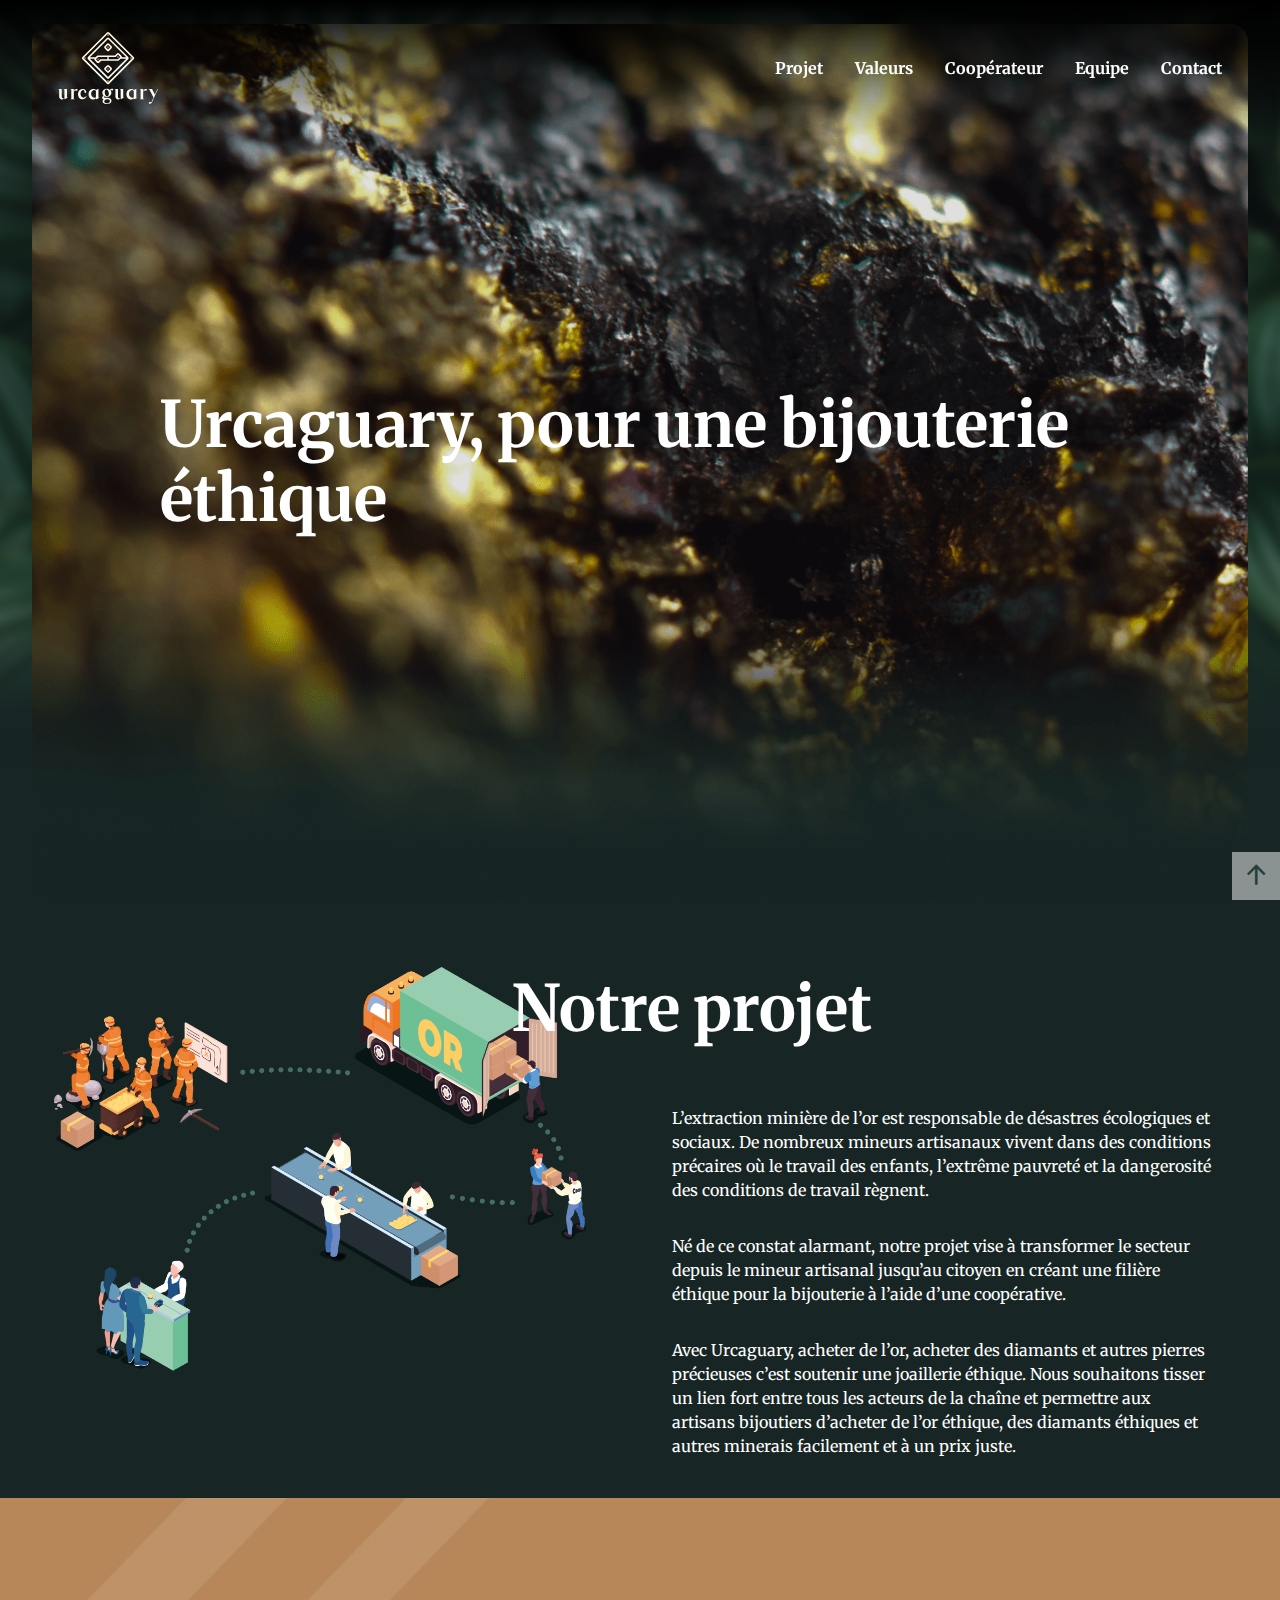
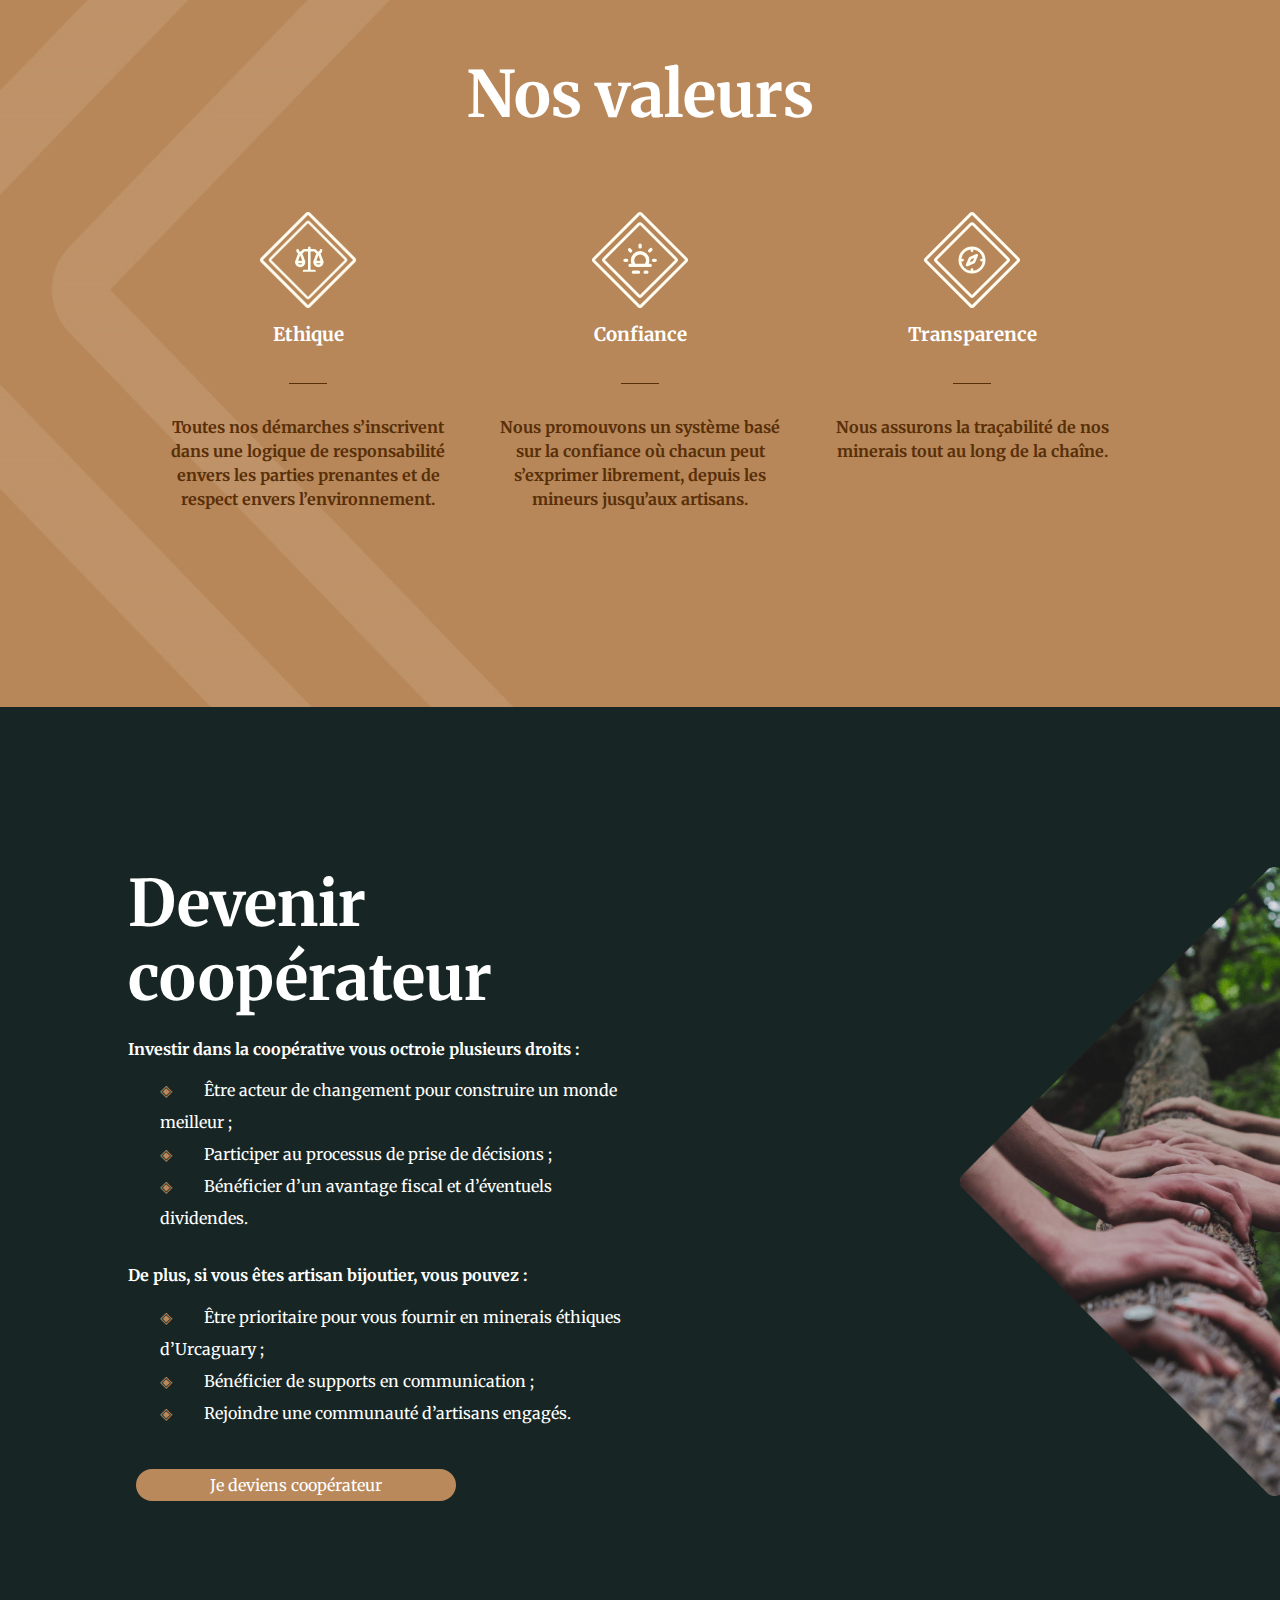
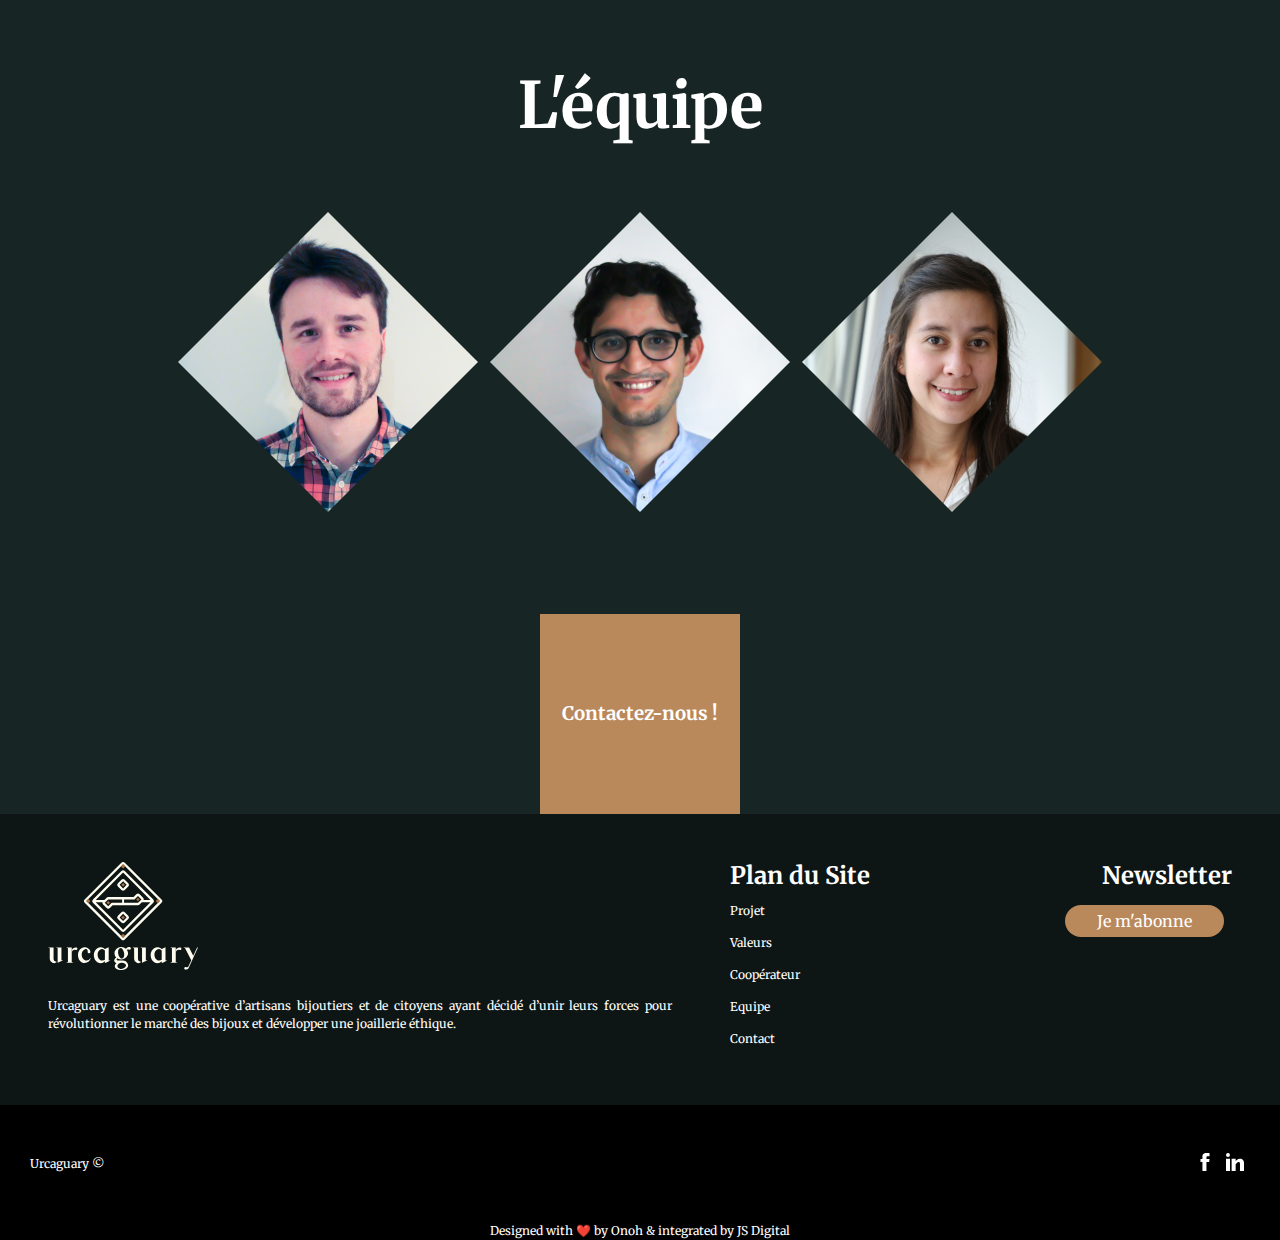
<file: index.html>
<!DOCTYPE html>
<html lang="fr">

    <head>
        <title>Achat de minerais éthiques | Urcaguary</title>
        <link rel="stylesheet" type="text/css" href="css/style.css">
        <meta name="description" content="Avec Urcaguary, achetez vos minerais éthiques en Belgique. Or éthique, diamants éthiques et pierres précieuses. Pour une joaillerie éthique, faites partie du changement !">
        <meta name="keywords" content="minerai, diamant, or, pierres précieuses, Belgique, éthique, équitable">
        <meta name="author" content="Urcaguary Coopérative">
        <meta charset="UTF-8">
        <meta name="viewport" content="width=device-width, initial-scale=1.0">
        <link href="https://fonts.googleapis.com/css2?family=Merriweather&display=swap" rel="stylesheet">
        <link rel="shortcut icon" href="img/favicon.png">
        <meta property="og:title" content="Achat de minerais éthiques | Urcaguary">
        <meta property="og:description" content="Avec Urcaguary, achetez vos minerais éthiques en Belgique. Or éthique, diamants éthiques et pierres précieuses. Pour une joaillerie éthique, faites partie du changement !">
        <meta property="og:image" content="/img/background/header.png">
        <meta property="og:url" content="http://urcaguary.eu">
        <meta name="twitter:card" content="summary_large_image">
        <meta property="og:site_name" content="Urcaguary coopérative">
        <meta name="twitter:image:alt" content="illustration Urcaguary">
        <script src="js/functions.js"></script>
    </head>

    <body>
        <nav class="tothetop _color -bgwhite _flex -center -h -v">
            <a class="_color -green" href="#" title="Retourner en haut de la page">&uarr;</a>
        </nav>
        <nav class="navbar-container" id="menu">
            <div class="navbar-subcontainer _flex -spacebetween _margin -auto">
                <h2 class="_hide -always">Menu de navigation</h2>
                <div class="navbar-brand _flex -start">
                    <span class="_hide -always">Urcaguary</span>
                    <img class="logo" src="img/logo.svg" alt="Logo de Urcaguary">
                </div>
                <ul class="navbar-list _flex -end">
                    <li class="navbar-listelement">
                        <a class="link -white" href="#project" title="Afficher la section Projet">Projet</a>
                    </li>
                    <li class="navbar-listelement">
                        <a class="link -white" href="#values" title="Afficher la section Valeurs">Valeurs</a>
                    </li>
                    <li class="navbar-listelement">
                        <a class="link -white" href="#coop" title="Afficher la section Coopérateur">Coopérateur</a>
                    </li>
                    <li class="navbar-listelement">
                        <a class="link -white" href="#team" title="Afficher la section Equipe">Equipe</a>
                    </li>
                    <li class="navbar-listelement">
                        <a class="link -white" href="#contact" title="Afficher la section Contact">Contact</a>
                    </li>
                </ul>
                <div class="navbar-burger">
                    <a href="#" class="burgerbutton-container" title="Fermer le menu">
                        <img class="burgerbutton -opennavbar" src="img/icons/burgeropen.svg" alt="Icône d'ouverture du menu" onclick="openMenu()">
                        <img class="burgerbutton -closenavbar" src="img/icons/burgerclose.svg" alt="Icône de fermeture du menu" onclick="closeMenu()">
                    </a>
                </div>
            </div>
            <div class="smnavbar-container">
                <ul class="smnavbar-list">
                    <li class="smnavbar-listelement">
                        <a class="link -white" href="#project" title="Afficher la section Projet" onclick="closeMenuAfterClickToAnchor()">Projet</a>
                    </li>
                    <li class="smnavbar-listelement">
                        <a class="link -white" href="#values" title="Afficher la section Valeurs" onclick="closeMenuAfterClickToAnchor()">Valeurs</a>
                    </li>
                    <li class="smnavbar-listelement">
                        <a class="link -white" href="#coop" title="Afficher la section Coopérateur" onclick="closeMenuAfterClickToAnchor()">Coopérateur</a>
                    </li>
                    <li class="smnavbar-listelement">
                        <a class="link -white" href="#team" title="Afficher la section Equipe" onclick="closeMenuAfterClickToAnchor()">Equipe</a>
                    </li>
                    <li class="smnavbar-listelement">
                        <a class="link -white" href="#contact" title="Afficher la section Contact" onclick="closeMenuAfterClickToAnchor()">Contact</a>
                    </li>
                </ul>
            </div>
        </nav>
        <div class="wrapper-layout">
            <div class="index">
                <header class="hero-container _flex -center -h -v" id="hero">
                    <div class="content-container _flex -column -center -h -v">
                        <div class="illustration _flex -column -center -h">
                            <h1 class="title -nopaddingbottom _color -white">Urcaguary, pour une bijouterie éthique</h1>
                        </div>
                    </div>
                </header>
                <main>
                    <section class="section-container -project _color -bgdarkgreen">
                        <div class="_flex -wrap">
                            <div class="illustration-container">
                                <img src="img/illustration/projet.png" class="illustration" alt="Illustration de la section projet d'Urcaguary">
                            </div>
                            <div class="text-container _flex -column">
                                <h2 class="title _color -white" id="project">Notre projet</h2>
                                <p class="_color -white">L’extraction minière de l’or est responsable de désastres écologiques et sociaux. De nombreux
                                    mineurs artisanaux vivent dans des conditions précaires où le travail des enfants, l’extrême pauvreté
                                    et la dangerosité des conditions de travail règnent.</p>
                                <p class="_color -white">Né de ce constat alarmant, notre projet vise à transformer le secteur depuis le mineur artisanal
                                    jusqu’au citoyen en créant une filière éthique pour la bijouterie à l’aide d’une coopérative.</p>
                                <p class="_color -white">Avec Urcaguary, acheter de l’or, acheter des diamants et autres pierres précieuses c’est soutenir une
                                    joaillerie éthique. Nous souhaitons tisser un lien fort entre tous les acteurs de la chaîne et permettre
                                    aux artisans bijoutiers d’acheter de l’or éthique, des diamants éthiques et autres minerais facilement
                                    et à un prix juste.
                                </p>
                            </div>
                        </div>
                    </section>
                    <section class="section-container -values _color -bgwhite">
                        <h2 class="title _color -white _text -center" id="values">Nos valeurs</h2>
                        <div class="values-container _flex -wrap -center -h -v _margin -auto">
                            <div class="card-container -value _flex -column -center -h -v _text -center">
                                <img class="icon -xl" src="img/icons/equitable.svg" alt="Icône valeur Ethique">
                                <h3 class="title _color -white">Ethique</h3>
                                <p class="_text -bold _color -brown">
                                    Toutes nos démarches s’inscrivent dans une logique de responsabilité envers les parties
                                    prenantes et de respect envers l’environnement.
                                </p>
                            </div>
                            <div class="card-container -value _flex -column -center -h -v _text -center">
                                <img class="icon -xl" src="img/icons/confiance.svg" alt="Icône valeur Confiance">
                                <h3 class="title _color -white">Confiance</h3>
                                <p class="_text -bold _color -brown">
                                    Nous promouvons un système basé sur la confiance où chacun peut s’exprimer
                                    librement, depuis les mineurs jusqu’aux artisans.
                                </p>
                            </div>
                            <div class="card-container -value _flex -column -center -h -v _text -center">
                                <img class="icon -xl" src="img/icons/transparence.svg" alt="Icône valeur Transparence">
                                <h3 class="title _color -white">Transparence</h3>
                                <p class="_text -bold _color -brown">
                                    Nous assurons la traçabilité de nos minerais tout au long de la chaîne.
                                </p>
                            </div>
                        </div>
                    </section>
                    <section class="section-container -coop _color -bgdarkgreen">
                        <div class="content-container _flex">
                            <div class="text-container _flex -column -wrap">
                                <h2 class="title _color -white" id="coop">Devenir coopérateur</h2>
                                <span class="_color -white _text -bold">Investir dans la coopérative vous octroie plusieurs droits :</span>
                                <ul class="bulletpoint-list _flex -column">
                                    <li class="bulletpoint-listelement _color -white">Être acteur de changement pour construire un monde meilleur ;</li>
                                    <li class="bulletpoint-listelement _color -white">Participer au processus de prise de décisions ;</li>
                                    <li class="bulletpoint-listelement _color -white">Bénéficier d’un avantage fiscal et d’éventuels dividendes.</li>
                                </ul>
                                <span class="_color -white _text -bold">De plus, si vous êtes artisan bijoutier, vous pouvez :</span>
                                <ul class="bulletpoint-list _flex -column">
                                    <li class="bulletpoint-listelement _color -white">Être prioritaire pour vous fournir en minerais éthiques d’Urcaguary ;</li>
                                    <li class="bulletpoint-listelement _color -white">Bénéficier de supports en communication ;</li>
                                    <li class="bulletpoint-listelement _color -white">Rejoindre une communauté d’artisans engagés.</li>
                                </ul>
                                <div class="buttons-container _flex -wrap -spacebetween">
                                    <a class="button -yellow" href="https://mailchi.mp/be816a47d032/devenir-cooprateur" title="Accéder au formulaire d'inscription à la coopérative">Je deviens coopérateur</a>
                                </div>
                            </div>
                            <div class="illustration-container">
                                <img src="img/illustration/coop.png" class="illustration" alt="Illustration de la section coopérateur d'Urcaguary">
                            </div>
                        </div>
                    </section>
                    <section class="section-container -team _flex -column -center -h -v _color -bgdarkgreen">
                        <h2 class="title _color -white" id="team">L'équipe</h2>
                        <div class="teammembers-container _flex -wrap -center -h -v">
                            <div class="card-container -team _flex -column -center -h -v _text -center">
                                <div class="shape-outer -rhombus">
                                    <div class="shape-inner -rhombus _flex -column -center -h -v" style="background: url('img/pictures/martin.png') no-repeat center;">
                                        <h3 class="title _color -white">Martin</h3>
                                        <h4 class="title _color -white">Gerday</h4>
                                        <p class="function _color -white">Strategy Officer</p>
                                        <a class="link -underline _color -white" href="mailto:martin@urcaguary.eu" title="Contacter Martin Gerday par email">martin@urcaguary.eu</a>
                                    </div>
                                </div>
                            </div>
                            <div class="card-container -team _flex -column -center -h -v _text -center">
                                <div class="shape-outer -rhombus">
                                    <div class="shape-inner -rhombus _flex -column -center -h -v" style="background: url('img/pictures/vicente.png') no-repeat center;">
                                        <h3 class="title _color -white">Vicente </h3>
                                        <h4 class="title _color -white">Balseca Hernandez</h4>
                                        <p class="function _color -white">Executive Officer</p>
                                        <a class="link -underline _color -white" href="mailto:vicente@urcaguary.eu" title="Contacter Vicente Balseca Hernandez par email">vicente@urcaguary.eu</a>
                                    </div>
                                </div>
                            </div>
                            <div class="card-container -team _flex -column -center -h -v _text -center">
                                <div class="shape-outer -rhombus">
                                    <div class="shape-inner -rhombus _flex -column -center -h -v" style="background: url('img/pictures/melanie.png') no-repeat center;">
                                        <h3 class="title _color -white">Mélanie</h3>
                                        <h4 class="title _color -white">Wattiez</h4>
                                        <p class="function _color -white">Communication Officer</p>
                                        <a class="link -underline _color -white" href="mailto:melanie@urcaguary.eu" title="Contacter Mélanie Wattiez par email">melanie@urcaguary.eu</a>
                                    </div>
                                </div>
                            </div>
                        </div>
                    </section>
                    <section class="section-container -contact _flex -column -center -h -v _color -bgdarkgreen" id="contact">
                        <h2 class="title _hide -always">Contact</h2>
                        <div class="card-container -contact _flex -column -center -h -v _text -center _color -bgyellow">
                            <h3 class="title _color -white">Contactez-nous !</h3>
                            <div class="links-container">
                                <a class="link -underline _color -white" href="mailto:coop@urcaguary.eu" title="Contacter Urcaguary par email">coop@urcaguary.eu</a>
                                <a class="link -underline _color -white" href="tel:+32498537407" title="Contacter Urcaguary par téléphone">+32 (0) 498 53 74 07</a>
                            </div>
                        </div>
                    </section>
                </main>
                <footer class="footer-container _color -bgdarkergreen">
                    <h2 class="_hide -always">Pied de page</h2>
                    <div class="footer-subcontainer _flex -wrap -spacebetween _margin -auto">
                        <div class="col-container -about _color -white">
                            <h3 class="_hide -always">A propos de Urcaguary</h3>
                            <img class="logo" src="img/logo.svg" alt="Logo de Urcaguary">
                            <p class="about">
                                Urcaguary est une coopérative d’artisans bijoutiers et de citoyens ayant décidé d’unir leurs forces pour révolutionner le marché des bijoux et développer une joaillerie éthique.
                            </p>
                        </div>
                        <div class="col-container -plan  _color -white">
                            <h3 class="title -sub">Plan du Site</h3>
                            <nav>
                                <ul class="footer-list">
                                    <li class="footer-listelement">
                                        <a class="link -white" href="#project" title="Afficher la section Projet">Projet</a>
                                    </li>
                                    <li class="footer-listelement">
                                        <a class="link -white" href="#values" title="Afficher la section Valeurs">Valeurs</a>
                                    </li>
                                    <li class="footer-listelement">
                                        <a class="link -white" href="#coop" title="Afficher la section Coopérateur">Coopérateur</a>
                                    </li>
                                    <li class="footer-listelement">
                                        <a class="link -white" href="#team" title="Afficher la section Equipe">Equipe</a>
                                    </li>
                                    <li class="footer-listelement">
                                        <a class="link -white" href="#contact" title="Afficher la section Contact">Contact</a>
                                    </li>
                                </ul>
                            </nav>
                        </div>
                        <div class="col-container -newsletter  _color -white">
                            <h3 class="title -sub">Newsletter</h3>
                            <a class="button -yellow" href="https://mailchi.mp/e9d618d1ba52/newsletter-site" target="_blank" title="Accéder au formulaire d'inscription à la newsletter">Je m'abonne</a>
                        </div>
                    </div>
                    <div class="copyright-container _color -bgdarkestgreen -white">
                        <div class="copyright-subcontainer _flex -spacebetween -wrap -center -v _margin -auto">
                            <div class="content-container _flex -center -h -v">
                                Urcaguary &copy;
                            </div>
                            <div class="content-container _flex -center -h -v">
                                <div class="icons-container _flex">
                                    <div class="icon-container">
                                        <a href="https://www.facebook.com/UrcaguaryCoop" title="Accéder à la page Facebook d'Urcaguary">
                                            <img class="icon" src="img/icons//facebook.svg" alt="Icône Facebook">
                                        </a>
                                    </div>
                                    <div class="icon-container">
                                        <a href="https://www.linkedin.com/company/urcaguary-coop" title="Accéder à la page Linkedin d'Urcaguary">
                                            <img class="icon" src="img/icons/linkedin.svg" alt="Icône linkedin">
                                        </a>
                                    </div>
                                </div>
                            </div>
                        </div>
                        <p class="madewithlove _text -center">
                            Designed with ❤️ by <a class="link -white" href="http://onoh.net/" title="Accéder au site web de Onoh" target="_blank">Onoh</a> & integrated by <a class="link -white" title="Accéder au site web de JS Digital" href="#"
                                target="_blank">JS Digital</a>
                        </p>
                    </div>
                </footer>
            </div>
        </div>
    </body>
    <script>
        var $buoop = {
            required: {
                e: -2,
                f: -2,
                o: -2,
                s: -2,
                c: -2
            },
            insecure: true,
            api: 2020.12
        };

        function $buo_f() {
            var e = document.createElement("script");
            e.src = "//browser-update.org/update.min.js";
            document.body.appendChild(e);
        };
        try {
            document.addEventListener("DOMContentLoaded", $buo_f, false)
        } catch (e) {
            window.attachEvent("onload", $buo_f)
        }
    </script>

</html>
</file>
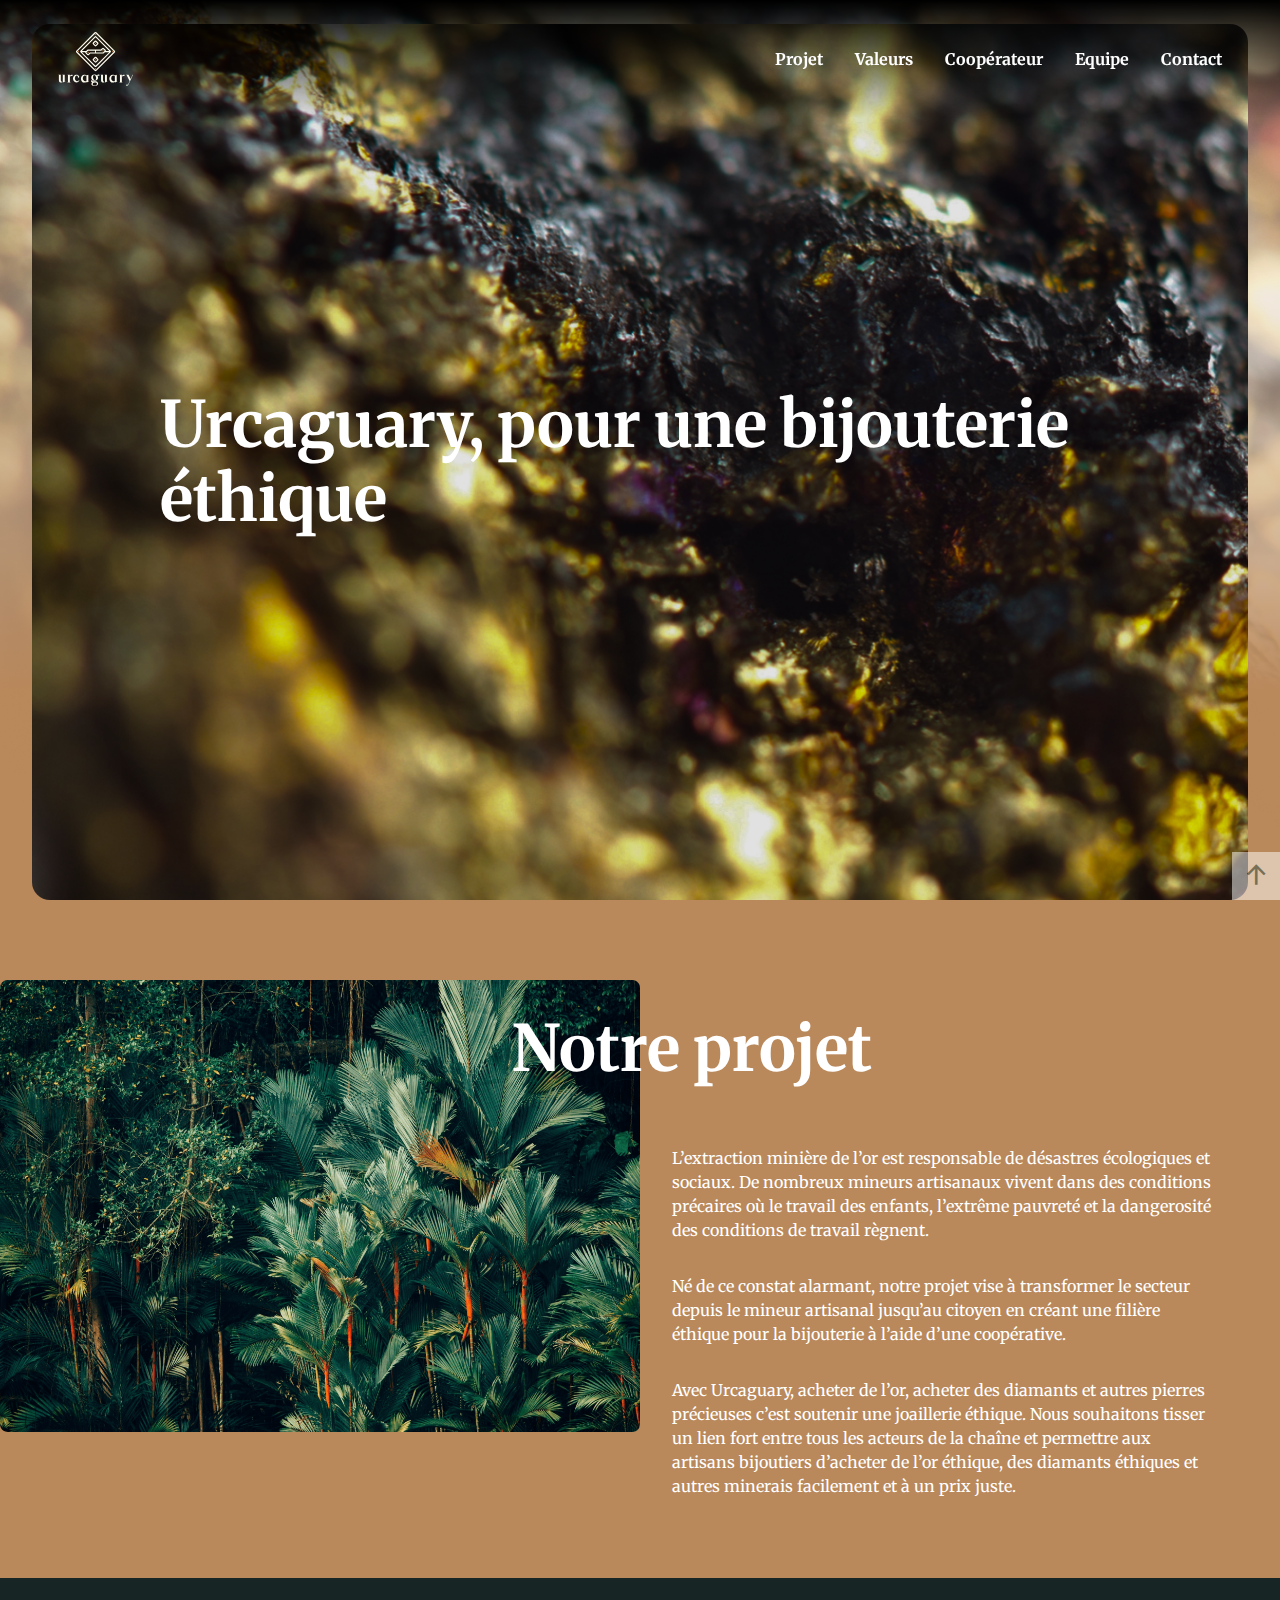
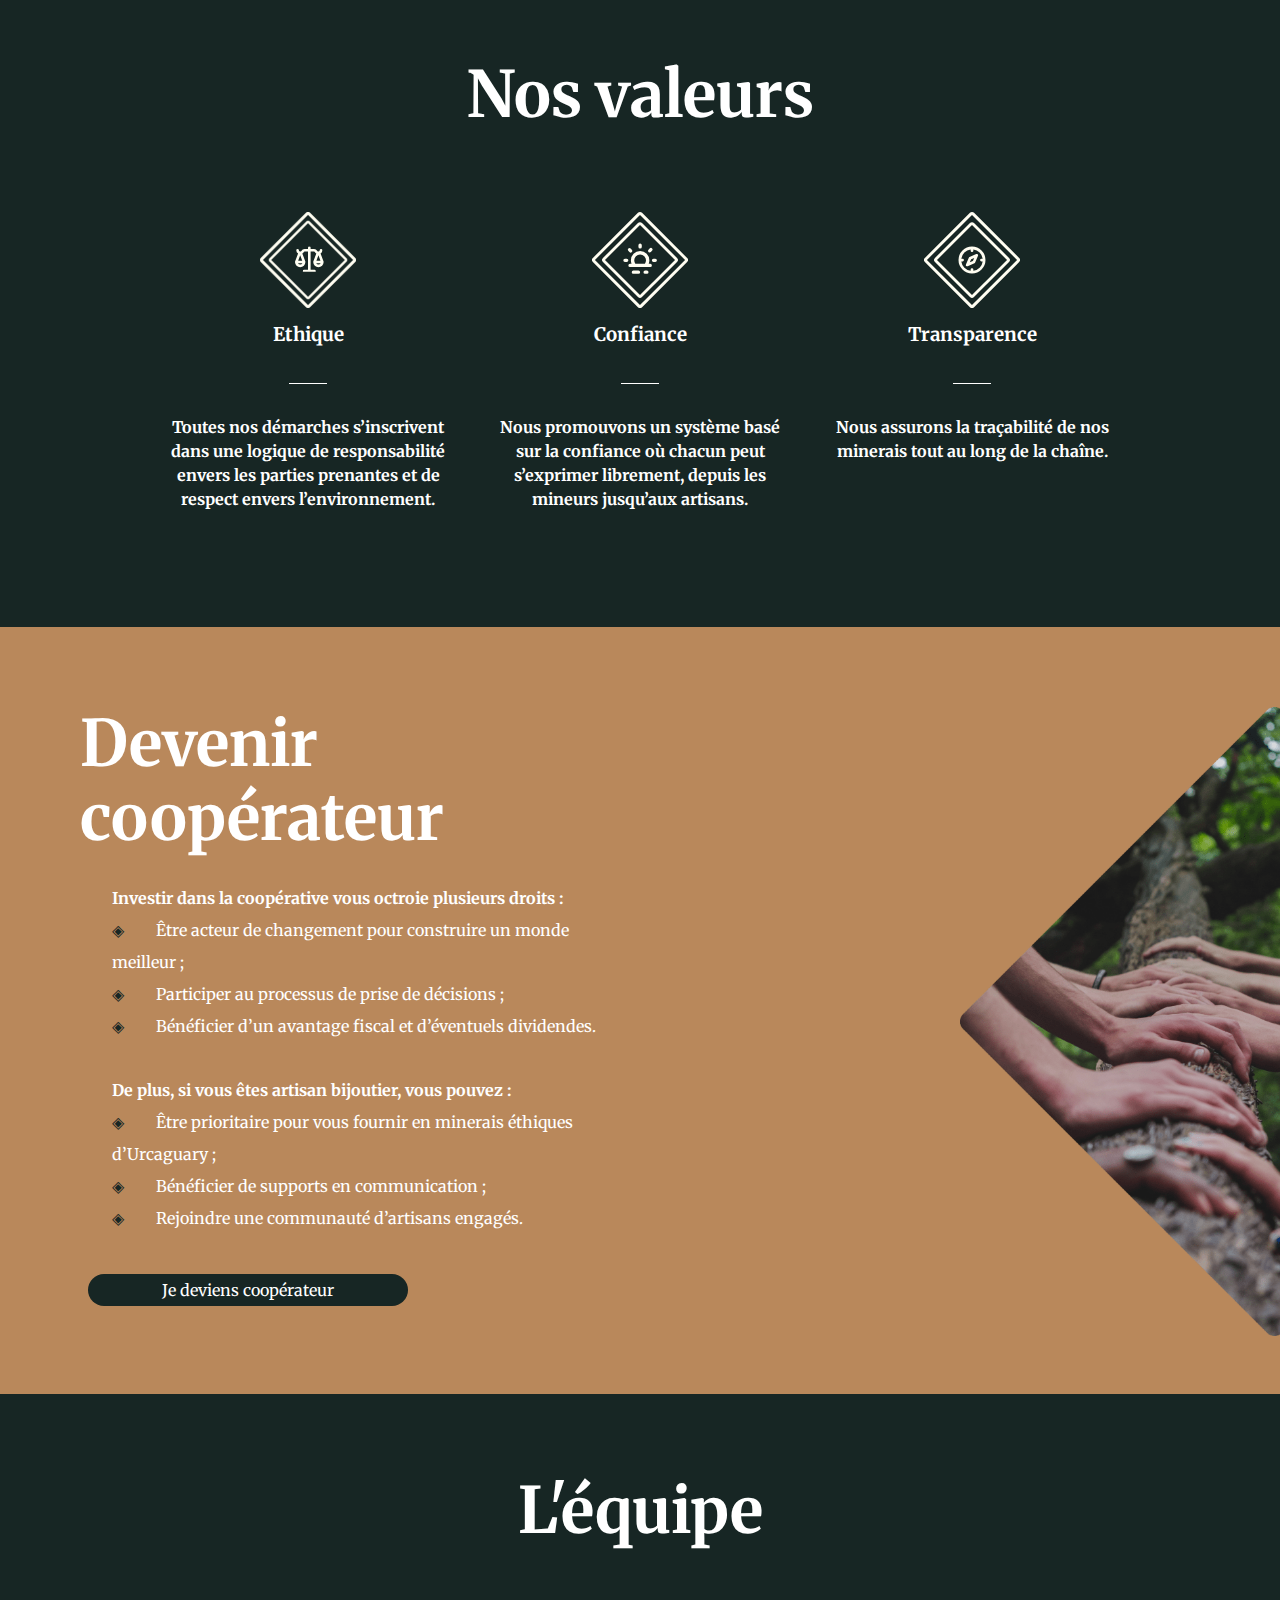
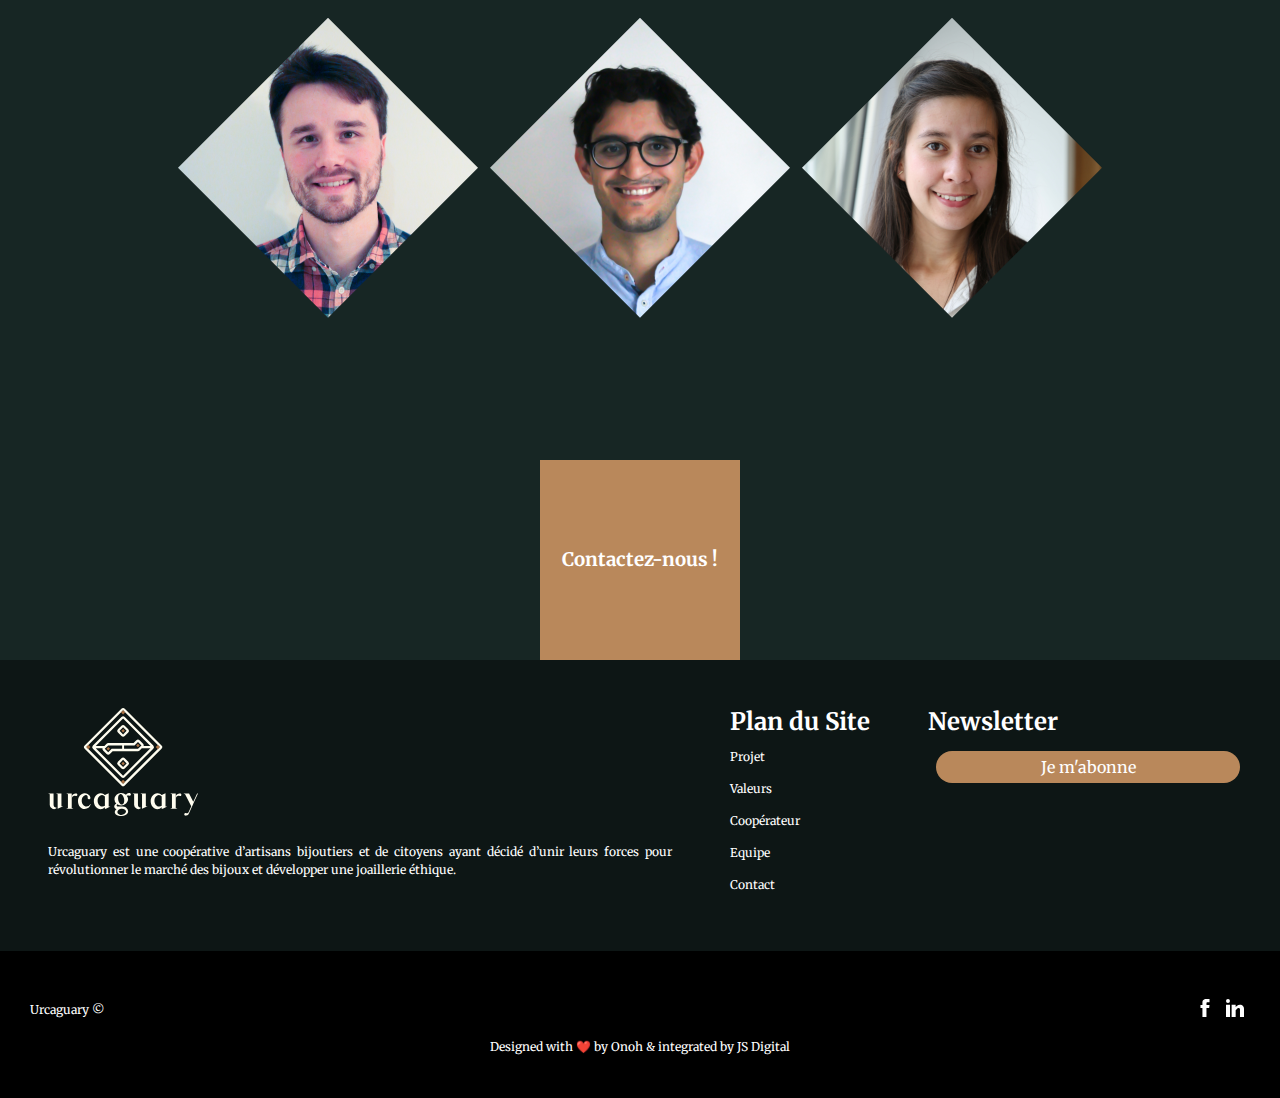
<file: tests/index.html>
<!DOCTYPE html>
<html lang="fr">

    <head>
        <title>Achat de minerais éthiques | Urcaguary</title>
        <link rel="stylesheet" type="text/css" href="css/style.css">
        <meta name="description" content="Avec Urcaguary, achetez vos minerais éthiques en Belgique. Or éthique, diamants éthiques et pierres précieuses. Pour une joaillerie éthique, faites partie du changement !">
        <meta name="keywords" content="minerai, diamant, or, pierres précieuses, Belgique, éthique, équitable">
        <meta name="author" content="Urcaguary Coopérative">
        <meta charset="UTF-8">
        <meta name="viewport" content="width=device-width, initial-xscale=1.0, minimum-xscale=1.0, maximum-xscale=1.0">
        <link href="https://fonts.googleapis.com/css2?family=Merriweather&display=swap" rel="stylesheet">
        <link rel="shortcut icon" href="img/favicon.png">
        <script src="js/functions.js"></script>
    </head>

    <body>
        <nav class="tothetop _color -bgwhite _flex -center -h -v">
            <a class="_color -green" href="#" title="Retourner en haut de la page">&uarr;</a>
        </nav>
        <nav class="navbar" id="menu">
            <div class="navbar-container _flex -spacebetween  _margin -auto">
                <h2 class="_hide -always">Menu de navigation</h2>
                <div class="navbar-brand _flex -start">
                    <span class="_hide -always">Urcaguary</span>
                    <img class="logo" src="img/logo.svg" alt="Logo de Urcaguary">
                </div>
                <ul class="navbar-list _flex -end">
                    <li class="navbar-listelement">
                        <a class="link -white" href="#project" title="Afficher la section Projet">Projet</a>
                    </li>
                    <li class="navbar-listelement">
                        <a class="link -white" href="#values" title="Afficher la section Valeurs">Valeurs</a>
                    </li>
                    <li class="navbar-listelement">
                        <a class="link -white" href="#coop" title="Afficher la section Coopérateur">Coopérateur</a>
                    </li>
                    <li class="navbar-listelement">
                        <a class="link -white" href="#team" title="Afficher la section Equipe">Equipe</a>
                    </li>
                    <li class="navbar-listelement">
                        <a class="link -white" href="#contact" title="Afficher la section Contact">Contact</a>
                    </li>
                </ul>
                <div class="navbar-burger">
                    <a href="#" class="burgerbutton-container" title="Fermer le menu">
                        <img class="burgerbutton -opennavbar" src="img/icons/burgeropen.svg" alt="Icône d'ouverture du menu" onclick="openMenu()">
                        <img class="burgerbutton -closenavbar" src="img/icons/burgerclose.svg" alt="Icône de fermeture du menu" onclick="closeMenu()">
                    </a>
                </div>
            </div>
            <div class="smnavbar-container">
                <ul class="smnavbar-list">
                    <li class="smnavbar-listelement">
                        <a class="link -white" href="#project" title="Afficher la section Projet" onclick="closeMenuAfterClickToAnchor()">Projet</a>
                    </li>
                    <li class="smnavbar-listelement">
                        <a class="link -white" href="#values" title="Afficher la section Valeurs" onclick="closeMenuAfterClickToAnchor()">Valeurs</a>
                    </li>
                    <li class="smnavbar-listelement">
                        <a class="link -white" href="#coop" title="Afficher la section Coopérateur" onclick="closeMenuAfterClickToAnchor()">Coopérateur</a>
                    </li>
                    <li class="smnavbar-listelement">
                        <a class="link -white" href="#team" title="Afficher la section Equipe" onclick="closeMenuAfterClickToAnchor()">Equipe</a>
                    </li>
                    <li class="smnavbar-listelement">
                        <a class="link -white" href="#contact" title="Afficher la section Contact" onclick="closeMenuAfterClickToAnchor()">Contact</a>
                    </li>
                </ul>
            </div>
        </nav>
        <div class="wrapper-layout">
            <div class="index">
                <header class="hero-container _flex -center -h -v" id="hero">
                    <div class="content-container _flex -column -center -h -v">
                        <div class="illustration _flex -column -center -h">
                            <h1 class="title -nopaddingbottom _color -white">Urcaguary, pour une bijouterie éthique</h1>
                        </div>
                    </div>
                </header>
                <main>
                    <section class="section-container -project _color -bgyellow" id="project">
                        <div class="_flex -wrap">
                            <div class="illustration-container">
                                <img src="img/illustration/projet.png" class="illustration" alt="Illustration de la section projet d'Urcaguary">
                            </div>
                            <div class="text-container _flex -column">
                                <h2 class="title _color -white">Notre projet</h2>
                                <p class="_color -white">L’extraction minière de l’or est responsable de désastres écologiques et sociaux. De nombreux
                                    mineurs artisanaux vivent dans des conditions précaires où le travail des enfants, l’extrême pauvreté
                                    et la dangerosité des conditions de travail règnent.</p>
                                <p class="_color -white">Né de ce constat alarmant, notre projet vise à transformer le secteur depuis le mineur artisanal
                                    jusqu’au citoyen en créant une filière éthique pour la bijouterie à l’aide d’une coopérative.</p>
                                <p class="_color -white">Avec Urcaguary, acheter de l’or, acheter des diamants et autres pierres précieuses c’est soutenir une
                                    joaillerie éthique. Nous souhaitons tisser un lien fort entre tous les acteurs de la chaîne et permettre
                                    aux artisans bijoutiers d’acheter de l’or éthique, des diamants éthiques et autres minerais facilement
                                    et à un prix juste.
                                </p>
                            </div>
                        </div>
                    </section>
                    <section class="section-container -values _color -bgdarkgreen" id="values">
                        <h2 class="title _color -white _text -center">Nos valeurs</h2>
                        <div class="values-container _flex -wrap -center -h -v _margin -auto">
                            <div class="card-container -value _flex -column -center -h -v _text -center">
                                <img class="icon -xl" src="img/icons/equitable.svg" alt="Icône valeur Ethique">
                                <h3 class="title _color -white">Ethique</h3>
                                <p class="_text -bold _color -white">
                                    Toutes nos démarches s’inscrivent dans une logique de responsabilité envers les parties
                                    prenantes et de respect envers l’environnement.
                                </p>
                            </div>
                            <div class="card-container -value _flex -column -center -h -v _text -center">
                                <img class="icon -xl" src="img/icons/confiance.svg" alt="Icône valeur Confiance">
                                <h3 class="title _color -white">Confiance</h3>
                                <p class="_text -bold _color -white">
                                    Nous promouvons un système basé sur la confiance où chacun peut s’exprimer
                                    librement, depuis les mineurs jusqu’aux artisans.
                                </p>
                            </div>
                            <div class="card-container -value _flex -column -center -h -v _text -center">
                                <img class="icon -xl" src="img/icons/transparence.svg" alt="Icône valeur Transparence">
                                <h3 class="title _color -white">Transparence</h3>
                                <p class="_text -bold _color -white">
                                    Nous assurons la traçabilité de nos minerais tout au long de la chaîne.
                                </p>
                            </div>
                        </div>
                    </section>
                    <section class="section-container -coop _color -bgyellow" id="coop">
                        <div class="content-container _flex">
                            <div class="text-container _flex -column -wrap">
                                <h2 class="title _color -white">Devenir coopérateur</h2>
                                <ul class="bulletpoint-list _flex -column">
                                    <strong class="_color -white">Investir dans la coopérative vous octroie plusieurs droits :</strong>
                                    <ul>
                                        <li class="bulletpoint-listelement _color -white">Être acteur de changement pour construire un monde meilleur ;</li>
                                        <li class="bulletpoint-listelement _color -white">Participer au processus de prise de décisions ;</li>
                                        <li class="bulletpoint-listelement _color -white">Bénéficier d’un avantage fiscal et d’éventuels dividendes.</li>
                                    </ul>
                                    <strong class="_color -white">De plus, si vous êtes artisan bijoutier, vous pouvez :</strong>
                                    <ul>
                                        <li class="bulletpoint-listelement _color -white">Être prioritaire pour vous fournir en minerais éthiques d’Urcaguary ;</li>
                                        <li class="bulletpoint-listelement _color -white">Bénéficier de supports en communication ;</li>
                                        <li class="bulletpoint-listelement _color -white">Rejoindre une communauté d’artisans engagés.</li>
                                    </ul>
                                </ul>
                                <div class="buttons-container _flex -wrap -spacebetween">
                                    <a class="button -darkgreen" href="https://mailchi.mp/be816a47d032/devenir-cooprateur" title="Accéder au formulaire d'inscription à la coopérative">Je deviens coopérateur</a>
                                </div>
                                <div class="links-container _flex -column">
                                    <!--
                                    <a class="link -underline _color -white" href="#">Télécharger le business-plan</a>
                                    <a class="link -underline _color -white" href="#">Télécharger les statuts</a>
                                    -->
                                </div>
                            </div>
                            <div class="illustration-container">
                                <img src="img/illustration/coop.png" class="illustration" alt="Illustration de la section coopérateur d'Urcaguary">
                            </div>
                        </div>
                    </section>
                    <section class="section-container -team _flex -column -center -h -v _color -bgdarkgreen" id="team">
                        <h2 class="title _color -white">L'équipe</h2>
                        <div class="teammembers-container _flex -wrap -center -h -v">
                            <div class="card-container -team _flex -column -center -h -v _text -center">
                                <div class="shape-outer -rhombus">
                                    <div class="shape-inner -rhombus _flex -column -center -h -v" style="background: url('img/pictures/martin.png') no-repeat center;">
                                        <h3 class="title _color -white">Martin</h3>
                                        <h4 class="title _color -white">Gerday</h4>
                                        <p class="function _color -white">Strategy Officer</p>
                                        <a class="link -underline _color -white" href="mailto:martin@urcaguary.eu" title="Contacter Martin Gerday par email">martin@urcaguary.eu</a>
                                    </div>
                                </div>
                            </div>
                            <div class="card-container -team _flex -column -center -h -v _text -center">
                                <div class="shape-outer -rhombus">
                                    <div class="shape-inner -rhombus _flex -column -center -h -v" style="background: url('img/pictures/vicente.png') no-repeat center;">
                                        <h3 class="title _color -white">Vicente </h3>
                                        <h4 class="title _color -white">Balseca Hernandez</h4>
                                        <p class="function _color -white">Executive Officer</p>
                                        <a class="link -underline _color -white" href="mailto:vicente@urcaguary.eu" title="Contacter Vicente Balseca Hernandez par email">vicente@urcaguary.eu</a>
                                    </div>
                                </div>
                            </div>
                            <div class="card-container -team _flex -column -center -h -v _text -center">
                                <div class="shape-outer -rhombus">
                                    <div class="shape-inner -rhombus _flex -column -center -h -v" style="background: url('img/pictures/melanie.png') no-repeat center;">
                                        <h3 class="title _color -white">Mélanie</h3>
                                        <h4 class="title _color -white">Wattiez</h4>
                                        <p class="function _color -white">Communication Officer</p>
                                        <a class="link -underline _color -white" href="mailto:melanie@urcaguary.eu" title="Contacter Mélanie Wattiez par email">melanie@urcaguary.eu</a>
                                    </div>
                                </div>
                            </div>
                        </div>
                    </section>
                    <section class="section-container -contact _flex -column -center -h -v _color -bgdarkgreen" id="contact">
                        <h2 class="title _hide -always">Contact</h2>
                        <div class="card-container -contact _flex -column -center -h -v _text -center _color -bgyellow">
                            <h3 class="title _color -white">Contactez-nous !</h3>
                            <div class="links-container">
                                <a class="link -underline _color -white" href="mailto:coop@urcaguary.eu" title="Contacter Urcaguary par email">coop@urcaguary.eu</a>
                                <a class="phonenumber link -underline _color -white" href="tel:+32498537407" title="Contacter Urcaguary par téléphone">+32 (0) 498 53 74 07</a>
                            </div>
                    </section>
                </main>
                <footer class="footer-container _color -bgdarkergreen">
                    <h2 class="_hide -always">Pied de page</h2>
                    <div class="footer-subcontainer _flex -wrap -spacebetween _margin -auto">
                        <div class="col-container -about _color -white">
                            <h3 class="_hide -always">A propos de Urcaguary</h3>
                            <img class="logo" src="img/logo.svg" alt="Logo de Urcaguary">
                            <p class="about">
                                Urcaguary est une coopérative d’artisans bijoutiers et de citoyens ayant décidé d’unir leurs forces pour révolutionner le marché des bijoux et développer une joaillerie éthique.
                            </p>
                        </div>
                        <div class="col-container -plan  _color -white">
                            <h3 class="title -sub">Plan du Site</h3>
                            <nav>
                                <ul class="footer-list">
                                    <li class="footer-listelement">
                                        <a class="link -white" href="#project" title="Afficher la section Projet">Projet</a>
                                    </li>
                                    <li class="footer-listelement">
                                        <a class="link -white" href="#values" title="Afficher la section Valeurs">Valeurs</a>
                                    </li>
                                    <li class="footer-listelement">
                                        <a class="link -white" href="#coop" title="Afficher la section Coopérateur">Coopérateur</a>
                                    </li>
                                    <li class="footer-listelement">
                                        <a class="link -white" href="#team" title="Afficher la section Equipe">Equipe</a>
                                    </li>
                                    <li class="footer-listelement">
                                        <a class="link -white" href="#contact" title="Afficher la section Contact">Contact</a>
                                    </li>

                                </ul>
                            </nav>
                        </div>
                        <div class="col-container -newsletter  _color -white">
                            <h3 class="title -sub">Newsletter</h3>
                            <a class="button -yellow" href="https://mailchi.mp/e9d618d1ba52/newsletter-site" target="_blank" title="Accéder au formulaire d'inscription à la newsletter">Je m'abonne</a>
                        </div>
                    </div>
                    <div class="copyright-container _color -bgdarkestgreen -white">
                        <div class="content-container _flex -spacebetween -wrap -center -v">
                            <div class="content-subcontainer _flex -center -h -v">
                                Urcaguary &copy;
                            </div>
                            <div class="content-subcontainer _flex -center -h -v">
                                <div class="icons-container _flex">
                                    <div class="icon-container">
                                        <a href="https://www.facebook.com/UrcaguaryCoop" title="Accéder à la page Facebook d'Urcaguary">
                                            <img class="icon" src="img/icons//facebook.svg" alt="Icône Facebook">
                                        </a>
                                    </div>
                                    <div class="icon-container">
                                        <a href="https://www.linkedin.com/company/urcaguary-coop" title="Accéder à la page Linkedin d'Urcaguary">
                                            <img class="icon" src="img/icons/linkedin.svg" alt="Icône linkedin">
                                        </a>
                                    </div>
                                </div>
                            </div>
                        </div>
                        <p class="madewithlove _text -center">
                            Designed with ❤️ by <a class="link -white" href="http://onoh.net/" title="Accéder au site web de Onoh" target="_blank">Onoh</a> & integrated by <a class="link -white" title="Accéder au site web de JS Digital" href="#"
                                target="_blank">JS Digital</a>
                        </p>
                    </div>
                </footer>
            </div>
        </div>
    </body>

</html>
</file>
<file: css/style.css>
html {
  line-height: 1.15;
  -webkit-text-size-adjust: 100%;
}
body {
  margin: 0;
}
main {
  display: block;
}
hr {
  box-sizing: content-box;
  height: 0;
  overflow: visible;
}
pre {
  font-family: monospace, monospace;
  font-size: 1em;
}
a {
  background-color: transparent;
}
abbr[title] {
  border-bottom: none;
  text-decoration: underline;
  -webkit-text-decoration: underline dotted;
          text-decoration: underline dotted;
}
b,
strong {
  font-weight: bolder;
}
code,
kbd,
samp {
  font-family: monospace, monospace;
  font-size: 1em;
}
small {
  font-size: 80%;
}
sub,
sup {
  font-size: 75%;
  line-height: 0;
  position: relative;
  vertical-align: baseline;
}
sub {
  bottom: -0.25em;
}
sup {
  top: -0.5em;
}
img {
  border-style: none;
}
button,
input,
opt,
select,
textarea {
  font-family: inherit;
  font-size: 100%;
  line-height: 1.15;
  margin: 0;
}
button,
input {
  overflow: visible;
}
button,
select {
  text-transform: none;
}
[type="button"],
[type="reset"],
[type="submit"],
button {
  -webkit-appearance: button;
}
[type="button"]::-moz-focus-inner,
[type="reset"]::-moz-focus-inner,
[type="submit"]::-moz-focus-inner,
button::-moz-focus-inner {
  border-style: none;
  padding: 0;
}
[type="button"]:-moz-focusring,
[type="reset"]:-moz-focusring,
[type="submit"]:-moz-focusring,
button:-moz-focusring {
  outline: 1px dotted ButtonText;
}
fieldset {
  padding: 0.35em 0.75em 0.625em;
}
legend {
  box-sizing: border-box;
  color: inherit;
  display: table;
  max-width: 100%;
  padding: 0;
  white-space: normal;
}
progress {
  vertical-align: baseline;
}
textarea {
  overflow: auto;
}
[type="checkbox"],
[type="radio"] {
  box-sizing: border-box;
  padding: 0;
}
[type="number"]::-webkit-inner-spin-button,
[type="number"]::-webkit-outer-spin-button {
  height: auto;
}
[type="search"] {
  -webkit-appearance: textfield;
  outline-offset: -2px;
}
[type="search"]::-webkit-search-decoration {
  -webkit-appearance: none;
}
::-webkit-file-upload-button {
  -webkit-appearance: button;
  font: inherit;
}
details {
  display: block;
}
summary {
  display: list-item;
}
template {
  display: none;
}
[hidden] {
  display: none;
}
.clearfix:after,
.clearfix:before {
  content: " ";
  display: table;
}
*,
:after,
:before {
  box-sizing: border-box;
}
body {
  max-width: 1980px;
  width: 100%;
  margin: auto;
  font-family: 'Merriweather', serif;
}
html {
  max-width: 1980px;
  margin-left: auto;
  margin-right: auto;
}
a {
  text-decoration: none;
}
h1,
h2,
h3,
h4,
h5,
h6 {
  margin: 0;
  padding: 0;
  font-weight: 700;
}
p {
  line-height: 1.5;
}
h1,
h2 {
  font-size: 4em;
  font-family: merriweather;
}
@media (max-width: 640px) {
  h1,
  h2 {
    font-size: 9vw;
  }
}
ul {
  list-style: none;
  -webkit-margin-start: 0;
          margin-inline-start: 0;
  -webkit-margin-end: 0;
          margin-inline-end: 0;
  -webkit-padding-start: 0;
          padding-inline-start: 0;
  -webkit-margin-before: 0;
          margin-block-start: 0;
  -webkit-margin-after: 0;
          margin-block-end: 0;
}
@supports (-ms-ime-align: auto) {
  ul {
    margin-left: -40px;
  }
}
figure {
  display: block;
  -webkit-margin-before: 0;
          margin-block-start: 0;
  -webkit-margin-after: 0;
          margin-block-end: 0;
  -webkit-margin-start: 0;
          margin-inline-start: 0;
  -webkit-margin-end: 0;
          margin-inline-end: 0;
  margin-left: 0;
}
fieldset {
  padding: 0;
  border: none;
}
progress {
  -webkit-appearance: none;
     -moz-appearance: none;
          appearance: none;
  border: none;
}
input:disabled {
  cursor: not-allowed;
}
.button {
  max-width: 320px;
  width: 100%;
  height: 2em;
  display: block;
  padding: 0.5em 2em;
  margin: 0.5em;
  text-align: center;
  text-decoration: none;
  white-space: nowrap;
  line-height: 1;
  cursor: pointer;
  border: none;
  border-radius: 18px;
  transition: 0.35s ease 0s;
  overflow-x: hidden;
  text-overflow: ellipsis;
}
.button.-yellow {
  background-color: hsl(29, 40%, 54%);
  color: hsl(0, 0%, 100%);
}
.button.-yellow:hover {
  background-color: hsl(29, 40%, 29%);
  color: hsl(0, 0%, 100%);
}
.icon {
  width: 1.5em;
  height: 1.5em;
}
.icon.-xs {
  width: 0.375em;
  height: 0.375em;
}
.icon.-s {
  width: 0.75em;
  height: 0.75em;
}
.icon.-m {
  width: 1.5em;
  height: 1.5em;
}
.icon.-l {
  width: 3em;
  height: 3em;
}
.icon.-xl {
  width: 6em;
  height: 6em;
}
.icon.-rounded {
  border-radius: 25%;
}
.link {
  text-decoration: none;
}
.link:hover {
  text-decoration: underline;
}
.link.-underline {
  text-decoration: underline;
}
.link.-white {
  color: hsl(0, 0%, 100%);
}
.link.-white:hover {
  color: hsl(0, 0%, 100%);
}
.title {
  padding-bottom: 5%;
}
.title.-nopaddingbottom {
  padding-bottom: 0;
}
.title.-sub {
  padding-bottom: 2.5%;
}
.card-container.-value {
  max-width: 100%;
  width: 300px;
  margin: 1em;
}
.card-container.-value > h3:after {
  margin-top: 2em;
  margin-right: auto;
  margin-left: auto;
  width: 2em;
  height: 1px;
  content: "";
  display: flex;
  justify-content: center;
  background: hsl(29, 83%, 19%);
}
.card-container.-value p {
  height: 100px;
}
.card-container.-contact,
.card-container.-team {
  max-width: 100%;
  width: 200px;
  height: 200px;
  margin: 3.5em;
}
.card-container.-contact h4,
.card-container.-team h4 {
  text-transform: uppercase;
}
.card-container.-contact .title,
.card-container.-team .title {
  padding-bottom: 0;
}
.card-container.-contact .link,
.card-container.-team .link {
  font-size: 1em;
}
.card-container.-contact {
  margin: 3.5em 3.5em 0;
}
.card-container.-contact .title {
  padding-bottom: 0;
}
.card-container.-contact .links-container {
  display: none;
}
.card-container.-contact:hover {
  transition-duration: 1.5s;
  -webkit-transform: rotate(45deg);
          transform: rotate(45deg);
}
.card-container.-contact:hover .title {
  display: none;
}
.card-container.-contact:hover .links-container {
  display: flex;
  flex-flow: column;
  -webkit-transform: rotate(-45deg);
          transform: rotate(-45deg);
}
.tothetop {
  width: 1em;
  height: 1em;
  z-index: 998;
  position: fixed;
  bottom: 0;
  right: 0;
  opacity: 0.5;
  padding: 1.5em;
}
.tothetop:hover {
  opacity: 1;
  transition-duration: 2s;
}
.tothetop > a {
  font-size: 2em;
}
.hero-container {
  width: 100%;
  height: 100vh;
  position: relative;
  background: url("../img/background/header-blured.png") no-repeat, center, top;
  background-size: 100% 100%;
}
.hero-container .content-container {
  width: 95%;
  height: 100vh;
  overflow: hidden;
}
.hero-container .content-container .illustration {
  width: 100%;
  height: 100%;
  background: url("../img/background/header.png") no-repeat, center;
  background-size: cover;
  margin-top: 1.5em;
  border-radius: 18px;
}
.hero-container .content-container .illustration > h1 {
  padding: 5em 2em;
}
/* https://codepen.io/GeorgePark/pen/ZoaRrV */
.shape-inner,
.shape-outer {
  width: 300px;
  height: 300px;
}
.shape-inner .-rhombus,
.shape-outer .-rhombus {
  clip-path: polygon(50% 0%, 100% 50%, 50% 100%, 0% 50%);
  -webkit-clip-path: polygon(50% 0%, 100% 50%, 50% 100%, 0% 50%);
}
.shape-outer {
  display: flex;
  flex-shrink: 0;
}
.shape-inner {
  background-size: cover;
  margin: auto;
}
.shape-inner .function,
.shape-inner .link,
.shape-inner .title {
  display: none;
}
.shape-inner:hover {
  background: hsl(29, 40%, 54%) !important;
}
.shape-inner:hover .function,
.shape-inner:hover .link,
.shape-inner:hover .title {
  display: flex;
}
.copyright-container {
  width: 100%;
  font-size: 0.75em;
  text-align: center;
  text-decoration: none;
}
.copyright-container .madewithlove {
  -webkit-margin-after: 0;
          margin-block-end: 0;
}
.copyright-subcontainer {
  max-width: 1280px;
  padding: 2.5em;
}
.copyright-subcontainer .content-container {
  margin-top: 1em;
}
.copyright-subcontainer .content-container .icon-container {
  margin: 0.5em;
}
.footer-subcontainer {
  max-width: 1280px;
  padding: 2.5em;
}
.footer-subcontainer .col-container {
  padding: 0.5em;
}
.footer-subcontainer .col-container .title {
  font-size: 1.5em;
}
.footer-subcontainer .col-container.-about {
  width: 100%;
  max-width: 640px;
}
@media (max-width: 980px) {
  .footer-subcontainer .col-container.-about {
    width: 100%;
    max-width: 100%;
  }
}
.footer-subcontainer .col-container.-about .logo {
  width: 150px;
}
@media (max-width: 280px) {
  .footer-subcontainer .col-container.-about .logo {
    display: none;
  }
}
.footer-subcontainer .col-container.-about .about {
  margin-top: 2em;
  margin-bottom: 2em;
  text-align: justify;
  font-size: 0.75em;
}
.footer-subcontainer .col-container.-plan {
  max-width: 160px;
}
.footer-subcontainer .col-container.-plan .footer-list {
  padding-left: 0;
  line-height: 2;
}
.footer-subcontainer .col-container.-plan .footer-list .link {
  font-size: 0.75em;
}
.footer-subcontainer .col-container.-newsletter {
  width: 100%;
  max-width: 320px;
}
.footer-subcontainer .col-container.-newsletter .button {
  width: -webkit-fit-content;
  width: -moz-fit-content;
  width: fit-content;
  float: right;
}
@media (max-width: 555px) {
  .footer-subcontainer .col-container.-newsletter .button {
    float: left;
  }
}
.footer-subcontainer .col-container.-newsletter .title {
  text-align: right;
}
@media (max-width: 555px) {
  .footer-subcontainer .col-container.-newsletter .title {
    text-align: left;
  }
}
.navbar-container {
  font-weight: 700;
  padding: 2em 4.5%;
  position: fixed;
  top: 0;
  z-index: 999;
  width: 100%;
  max-width: 1980px;
  margin: auto;
  background: linear-gradient(to bottom, hsl(0, 0%, 0%), transparent);
}
.navbar-container .smnavbar-container {
  display: none;
}
@media (max-width: 960px) {
  .navbar-container.-openmenu {
    position: fixed;
    z-index: 999;
    overflow: scroll;
    width: 100vw;
    height: 100vh;
    background: hsl(0, 0%, 0%);
  }
  .navbar-container.-openmenu .navbar-brand {
    width: 100%;
  }
  .navbar-container.-openmenu .navbar-brand .logo {
    display: flex;
  }
  .navbar-container.-openmenu .navbar-list {
    display: none;
  }
  .navbar-container.-openmenu .navbar-burger .burgerbutton.-closenavbar {
    display: flex;
  }
  .navbar-container.-openmenu .navbar-burger .burgerbutton.-opennavbar {
    display: none;
  }
  .navbar-container.-openmenu .smnavbar-container {
    display: flex;
    flex-flow: column;
    justify-content: center;
    width: 100%;
  }
  .navbar-container.-openmenu .smnavbar-container .button,
  .navbar-container.-openmenu .smnavbar-container .link {
    line-height: 1.5em;
    font-size: 1.5em;
    font-weight: bold;
  }
}
.navbar-brand .logo {
  width: 100px;
  display: flex;
}
.navbar-brand .logo.-white {
  display: none;
}
.navbar-subcontainer {
  display: flex;
}
.navbar-list {
  width: 100%;
  display: flex;
  align-items: center;
  justify-content: flex-end;
}
@media (max-width: 960px) {
  .navbar-listelement {
    display: none;
  }
}
.navbar-listelement + .navbar-listelement {
  margin-left: 2em;
}
.navbar-burger {
  display: flex;
  align-items: center;
  justify-content: flex-end;
}
@media (min-width: 961px) {
  .navbar-burger {
    display: none;
  }
}
.navbar-burger .burgerbutton.-closenavbar {
  display: none;
}
.section-container {
  padding-top: 2.5em;
  padding-bottom: 2.5em;
}
.section-container.-project .illustration-container {
  width: 50%;
  -webkit-transform: translate(0px, 20px);
          transform: translate(0px, 20px);
}
@media (min-width: 960px) {
  .section-container.-project .illustration-container {
    -webkit-transform: scale(1);
            transform: scale(1);
    transition-duration: 5s;
  }
  .section-container.-project .illustration-container:hover {
    z-index: 100;
    -webkit-transform: translate(0px, 20px);
            transform: translate(0px, 20px);
    transition-duration: 5s;
  }
}
.section-container.-project .illustration {
  width: 100%;
}
.section-container.-project .text-container {
  max-width: 45%;
  margin-top: 2em;
  z-index: 101;
}
.section-container.-project .text-container > h2 {
  -webkit-transform: translateX(-2em);
          transform: translateX(-2em);
}
@media (max-width: 960px) {
  .section-container.-project .text-container > h2 {
    -webkit-transform: translateX(0);
            transform: translateX(0);
  }
}
.section-container.-project .text-container > p {
  max-width: 640px;
  margin-top: 2em;
  margin-left: 2em;
  -webkit-margin-after: 0;
          margin-block-end: 0;
}
.section-container.-project .text-container > hr {
  width: 100px;
  height: 1px;
  border-style: inherit;
}
@media (max-width: 960px) {
  .section-container.-project .illustration-container,
  .section-container.-project .text-container {
    max-width: 100%;
    width: 100%;
  }
  .section-container.-project .text-container {
    padding: 1em;
  }
}
.section-container.-values {
  background: url("../img/background/values.png") no-repeat, right, top;
  background-size: cover;
  padding: 10em 0;
}
.section-container.-values .values-container {
  max-width: 1024px;
}
.section-container.-values .icon {
  margin-bottom: 1em;
}
.section-container.-coop {
  padding: 10em 10%;
}
.section-container.-coop .text-container {
  max-width: 600px;
  width: 100%;
}
.section-container.-coop .text-container .link {
  margin-top: 1em;
}
.section-container.-coop .illustration-container {
  width: 100%;
}
@media (max-width: 960px) {
  .section-container.-coop .illustration-container {
    display: none;
  }
}
@media (min-width: 1980px) {
  .section-container.-coop .illustration-container {
    display: none;
  }
}
.section-container.-coop .illustration {
  width: 25%;
  position: absolute;
  right: 0;
}
.section-container.-coop .bulletpoint-list {
  margin-top: 1em;
  margin-bottom: 2em;
  margin-left: 2em;
  line-height: 2em;
}
.section-container.-coop .bulletpoint-list .bulletpoint-listelement:before {
  content: '\25C8';
  font-size: 1em;
  color: hsl(29, 40%, 54%);
  margin-right: 2em;
}
.section-container.-coop .buttons-container {
  max-width: 640px;
  width: 100%;
}
.section-container.-coop .link {
  font-size: 0.75em;
  margin-left: 1em;
}
.section-container.-team {
  padding-top: 0;
}
.section-container.-team .teammembers-container {
  max-width: 1024px;
}
.section-container.-contact {
  padding-top: 0;
  padding-bottom: 0;
}
.wrapper-layout {
  margin: auto;
}
._hide.-always {
  display: none;
}
@media (max-width: 160px) {
  ._hide.-lessthan.-xxs {
    display: none;
  }
}
@media (max-width: 320px) {
  ._hide.-lessthan.-xs {
    display: none;
  }
}
@media (max-width: 640px) {
  ._hide.-lessthan.-s {
    display: none;
  }
}
@media (max-width: 960px) {
  ._hide.-lessthan.-m {
    display: none;
  }
}
@media (max-width: 1024px) {
  ._hide.-lessthan.-l {
    display: none;
  }
}
@media (max-width: 1980px) {
  ._hide.-lessthan.-xl {
    display: none;
  }
}
@media (min-width: 161px) {
  ._hide.-morethan.-xxs {
    display: none;
  }
}
@media (min-width: 321px) {
  ._hide.-morethan.-xs {
    display: none;
  }
}
@media (min-width: 641px) {
  ._hide.-morethan.-s {
    display: none;
  }
}
@media (min-width: 961px) {
  ._hide.-morethan.-m {
    display: none;
  }
}
@media (min-width: 1025px) {
  ._hide.-morethan.-l {
    display: none;
  }
}
@media (min-width: 1981px) {
  ._hide.-morethan.-xl {
    display: none;
  }
}
._display.-block {
  display: block;
}
._display.-grid {
  display: inline-grid;
}
._display.-table {
  display: inline-table;
}
._display.-none {
  display: none;
}
._flex {
  display: flex;
  flex-direction: row;
}
._flex.-wrap {
  flex-wrap: wrap;
}
._flex.-column {
  flex-direction: column;
}
._flex.-start {
  justify-content: flex-start;
}
._flex.-end {
  justify-content: flex-end;
}
._flex.-spacebetween {
  justify-content: space-between;
}
._flex.-spacearound {
  justify-content: space-around;
}
._flex.-center.-h {
  justify-content: center;
}
._flex.-center.-v {
  align-items: center;
}
._text.-center {
  text-align: center;
}
._text.-right {
  text-align: right;
}
._text.-left {
  text-align: left;
}
._text.-justify {
  text-align: justify;
}
._text.-shadow {
  text-shadow: 1px 1px 2px hsla(0, 0%, 0%, 0.75);
}
._text.-unbold {
  font-weight: 400;
}
._text.-bold {
  font-weight: 700;
}
._color.-white {
  color: hsl(0, 0%, 100%);
}
._color.-brown {
  color: hsl(29, 83%, 19%);
}
._color.-green {
  color: hsl(172, 25%, 27%);
}
._color.-bgwhite {
  background-color: hsl(0, 0%, 100%);
}
._color.-bgtransparent {
  background-color: transparent;
}
._color.-bgdarkgreen {
  background-color: hsl(172, 25%, 12%);
}
._color.-bgdarkergreen {
  background-color: hsl(172, 25%, 7%);
}
._color.-bgdarkestgreen {
  background-color: hsl(0, 0%, 0%);
}
._color.-bgyellow {
  background-color: hsl(29, 40%, 54%);
}
._color.-bgbrown {
  background-color: hsl(29, 83%, 19%);
}
._margin.-auto {
  margin-left: auto;
  margin-right: auto;
}
@media (min-width: 320px) {
  ._margin.-auto.-lessthan.-xss {
    margin-left: 0;
    margin-right: 0;
  }
}
@media (min-width: 320px) {
  ._margin.-auto.-lessthan.-xs {
    margin-left: 0;
    margin-right: 0;
  }
}
@media (min-width: 640px) {
  ._margin.-auto.-lessthan.-s {
    margin-left: 0;
    margin-right: 0;
  }
}
@media (min-width: 960px) {
  ._margin.-auto.-lessthan.-m {
    margin-left: 0;
    margin-right: 0;
  }
}
@media (min-width: 1024px) {
  ._margin.-auto.-lessthan.-l {
    margin-left: 0;
    margin-right: 0;
  }
}
@media (min-width: 1024px) {
  ._margin.-auto.-lessthan.-xl {
    margin-left: 0;
    margin-right: 0;
  }
}
@media (min-width: 1024px) {
  ._margin.-auto.-lessthan.-xxl {
    margin-left: 0;
    margin-right: 0;
  }
}
._margin.-none {
  margin: 0;
}
._unborder {
  border: none;
}
._unborderradius {
  border-radius: 0;
}
._width.-maxwidth100px {
  max-width: 100px;
  width: 100%;
}
._width.-maxwidth200px {
  max-width: 200px;
  width: 100%;
}
._width.-maxwidth300px {
  max-width: 300px;
  width: 100%;
}
._width.-maxwidth100percent {
  max-width: 100%;
}
._width.-width100percent {
  width: 100%;
}
</file>
<file: tests/css/style.css>
html {
  line-height: 1.15;
  -webkit-text-size-adjust: 100%;
}
body {
  margin: 0;
}
main {
  display: block;
}
hr {
  box-sizing: content-box;
  height: 0;
  overflow: visible;
}
pre {
  font-family: monospace, monospace;
  font-size: 1em;
}
a {
  background-color: transparent;
}
abbr[title] {
  border-bottom: none;
  text-decoration: underline;
  -webkit-text-decoration: underline dotted;
          text-decoration: underline dotted;
}
b,
strong {
  font-weight: bolder;
}
code,
kbd,
samp {
  font-family: monospace, monospace;
  font-size: 1em;
}
small {
  font-size: 80%;
}
sub,
sup {
  font-size: 75%;
  line-height: 0;
  position: relative;
  vertical-align: baseline;
}
sub {
  bottom: -0.25em;
}
sup {
  top: -0.5em;
}
img {
  border-style: none;
}
button,
input,
opt,
select,
textarea {
  font-family: inherit;
  font-size: 100%;
  line-height: 1.15;
  margin: 0;
}
button,
input {
  overflow: visible;
}
button,
select {
  text-transform: none;
}
[type="button"],
[type="reset"],
[type="submit"],
button {
  -webkit-appearance: button;
}
[type="button"]::-moz-focus-inner,
[type="reset"]::-moz-focus-inner,
[type="submit"]::-moz-focus-inner,
button::-moz-focus-inner {
  border-style: none;
  padding: 0;
}
[type="button"]:-moz-focusring,
[type="reset"]:-moz-focusring,
[type="submit"]:-moz-focusring,
button:-moz-focusring {
  outline: 1px dotted ButtonText;
}
fieldset {
  padding: 0.35em 0.75em 0.625em;
}
legend {
  box-sizing: border-box;
  color: inherit;
  display: table;
  max-width: 100%;
  padding: 0;
  white-space: normal;
}
progress {
  vertical-align: baseline;
}
textarea {
  overflow: auto;
}
[type="checkbox"],
[type="radio"] {
  box-sizing: border-box;
  padding: 0;
}
[type="number"]::-webkit-inner-spin-button,
[type="number"]::-webkit-outer-spin-button {
  height: auto;
}
[type="search"] {
  -webkit-appearance: textfield;
  outline-offset: -2px;
}
[type="search"]::-webkit-search-decoration {
  -webkit-appearance: none;
}
::-webkit-file-upload-button {
  -webkit-appearance: button;
  font: inherit;
}
details {
  display: block;
}
summary {
  display: list-item;
}
template {
  display: none;
}
[hidden] {
  display: none;
}
.clearfix:after,
.clearfix:before {
  content: " ";
  display: table;
}
*,
:after,
:before {
  box-sizing: border-box;
}
body {
  max-width: 1980px;
  width: 100%;
  margin: auto;
  font-family: 'Merriweather', serif;
}
html {
  max-width: 1980px;
  margin-left: auto;
  margin-right: auto;
}
a {
  text-decoration: none;
}
h1,
h2,
h3,
h4,
h5,
h6 {
  margin: 0;
  padding: 0;
  font-weight: 700;
}
p {
  line-height: 1.5;
}
h1,
h2 {
  font-size: 4em;
  font-family: merriweather;
}
@media (max-width: 640px) {
  h1,
  h2 {
    font-size: 9vw;
  }
}
ul {
  list-style: none;
  -webkit-margin-start: 0;
          margin-inline-start: 0;
  -webkit-margin-end: 0;
          margin-inline-end: 0;
  -webkit-padding-start: 0;
          padding-inline-start: 0;
  -webkit-margin-before: 0;
          margin-block-start: 0;
  -webkit-margin-after: 0;
          margin-block-end: 0;
}
@supports (-ms-ime-align: auto) {
  ul {
    margin-left: -40px;
  }
}
figure {
  display: block;
  -webkit-margin-before: 0;
          margin-block-start: 0;
  -webkit-margin-after: 0;
          margin-block-end: 0;
  -webkit-margin-start: 0;
          margin-inline-start: 0;
  -webkit-margin-end: 0;
          margin-inline-end: 0;
  margin-left: 0;
}
fieldset {
  padding: 0;
  border: none;
}
progress {
  -webkit-appearance: none;
     -moz-appearance: none;
          appearance: none;
  border: none;
}
input:disabled {
  cursor: not-allowed;
}
.button {
  max-width: 320px;
  width: 100%;
  height: 2em;
  display: block;
  padding: 0.5em 2em;
  margin: 0.5em;
  text-align: center;
  text-decoration: none;
  white-space: nowrap;
  line-height: 1;
  cursor: pointer;
  border: none;
  border-radius: 18px;
  transition: 0.35s ease 0s;
  overflow-x: hidden;
  text-overflow: ellipsis;
}
.button.-yellow {
  background-color: hsl(29, 40%, 54%);
  color: hsl(0, 0%, 100%);
}
.button.-yellow:hover {
  background-color: hsl(29, 40%, 29%);
  color: hsl(0, 0%, 100%);
}
.button.-darkgreen {
  background-color: hsl(172, 25%, 12%);
  color: hsl(0, 0%, 100%);
}
.button.-darkgreen:hover {
  background-color: hsl(172, 25%, 7%);
  color: hsl(0, 0%, 100%);
}
.icon {
  width: 1.5em;
  height: 1.5em;
}
.icon.-xs {
  width: 0.375em;
  height: 0.375em;
}
.icon.-s {
  width: 0.75em;
  height: 0.75em;
}
.icon.-m {
  width: 1.5em;
  height: 1.5em;
}
.icon.-l {
  width: 3em;
  height: 3em;
}
.icon.-xl {
  width: 6em;
  height: 6em;
}
.icon.-rounded {
  border-radius: 25%;
}
.link {
  text-decoration: none;
}
.link:hover {
  text-decoration: underline;
}
.link.-underline {
  text-decoration: underline;
}
.link.-white {
  color: hsl(0, 0%, 100%);
}
.link.-white:hover {
  color: hsl(0, 0%, 100%);
}
.title {
  padding-bottom: 5%;
}
.title.-nopaddingbottom {
  padding-bottom: 0;
}
.title.-sub {
  padding-bottom: 2.5%;
}
.card-container.-value {
  max-width: 100%;
  width: 300px;
  margin: 1em;
}
.card-container.-value > h3:after {
  margin-top: 2em;
  margin-right: auto;
  margin-left: auto;
  width: 2em;
  height: 1px;
  content: "";
  display: flex;
  justify-content: center;
  background: hsl(0, 0%, 100%);
}
.card-container.-value p {
  height: 100px;
}
.card-container.-contact,
.card-container.-team {
  max-width: 100%;
  width: 200px;
  height: 200px;
  margin: 3.5em;
}
.card-container.-contact h4,
.card-container.-team h4 {
  text-transform: uppercase;
}
.card-container.-contact .title,
.card-container.-team .title {
  padding-bottom: 0;
}
.card-container.-contact .link,
.card-container.-team .link {
  font-size: 1em;
}
.card-container.-contact {
  margin: 3.5em 3.5em 0;
}
.card-container.-contact .title {
  padding-bottom: 0;
}
.card-container.-contact .links-container {
  display: none;
}
.card-container.-contact:hover {
  transition-duration: 1.5s;
  -webkit-transform: rotate(45deg);
          transform: rotate(45deg);
}
.card-container.-contact:hover .title {
  display: none;
}
.card-container.-contact:hover .links-container {
  display: flex;
  flex-flow: column;
  -webkit-transform: rotate(-45deg);
          transform: rotate(-45deg);
}
.tothetop {
  width: 1em;
  height: 1em;
  z-index: 998;
  position: fixed;
  bottom: 0;
  right: 0;
  opacity: 0.5;
  padding: 1.5em;
}
.tothetop:hover {
  opacity: 1;
  transition-duration: 2s;
}
.tothetop > a {
  font-size: 2em;
}
.hero-container {
  width: 100%;
  height: 100vh;
  position: relative;
  background: url("../img/background/header-blured.png") no-repeat, center, top;
  background-size: 100% 100%;
}
.hero-container .content-container {
  width: 95%;
  height: 100vh;
  overflow: hidden;
}
.hero-container .content-container .illustration {
  width: 100%;
  height: 100vh;
  background: url("../img/background/header.png") no-repeat, center;
  background-size: cover;
  margin-top: 1.5em;
  border-radius: 18px;
}
.hero-container .content-container .illustration > h1 {
  padding: 5em 2em;
}
/* https://codepen.io/GeorgePark/pen/ZoaRrV */
.shape-inner,
.shape-outer {
  width: 300px;
  height: 300px;
}
.shape-inner .-rhombus,
.shape-outer .-rhombus {
  clip-path: polygon(50% 0%, 100% 50%, 50% 100%, 0% 50%);
  -webkit-clip-path: polygon(50% 0%, 100% 50%, 50% 100%, 0% 50%);
}
.shape-outer {
  display: flex;
  flex-shrink: 0;
}
.shape-inner {
  background-size: cover;
  margin: auto;
}
.shape-inner .function,
.shape-inner .link,
.shape-inner .title {
  display: none;
}
.shape-inner:hover {
  background: hsl(29, 40%, 54%) !important;
}
.shape-inner:hover .function,
.shape-inner:hover .link,
.shape-inner:hover .title {
  display: flex;
}
.wrapper-layout {
  margin: auto;
}
.footer-container .copyright-container {
  width: 100%;
  padding: 2.5em;
  font-size: 0.75em;
  text-align: center;
  text-decoration: none;
}
.footer-container .copyright-container .content-container {
  max-width: 1280px;
  margin: auto;
}
.footer-container .copyright-container .content-subcontainer {
  margin-top: 1em;
}
.footer-container .copyright-container .content-subcontainer .icon-container {
  margin: 0.5em;
}
.footer-subcontainer {
  max-width: 1280px;
  padding: 2.5em;
}
.footer-subcontainer .col-container {
  padding: 0.5em;
}
.footer-subcontainer .col-container .title {
  font-size: 1.5em;
}
.footer-subcontainer .col-container.-about {
  width: 100%;
  max-width: 640px;
}
@media (max-width: 980px) {
  .footer-subcontainer .col-container.-about {
    width: 100%;
    max-width: 100%;
  }
}
.footer-subcontainer .col-container.-about .logo {
  width: 150px;
}
@media (max-width: 280px) {
  .footer-subcontainer .col-container.-about .logo {
    display: none;
  }
}
.footer-subcontainer .col-container.-about .about {
  margin-top: 2em;
  margin-bottom: 2em;
  text-align: justify;
  font-size: 0.75em;
}
.footer-subcontainer .col-container.-plan {
  max-width: 160px;
}
.footer-subcontainer .col-container.-plan .footer-list {
  padding-left: 0;
  line-height: 2;
}
.footer-subcontainer .col-container.-plan .footer-list .link {
  font-size: 0.75em;
}
.footer-subcontainer .col-container.-newsletter {
  width: 100%;
  max-width: 320px;
}
.navbar {
  font-weight: 700;
  padding: 2em 4.5%;
  position: fixed;
  top: 0;
  z-index: 999;
  width: 100%;
  max-width: 1980px;
  margin: auto;
  background: linear-gradient(to bottom, hsl(0, 0%, 0%), transparent);
}
.navbar-brand .logo {
  width: 75px;
  display: flex;
}
.navbar-brand .logo.-white {
  display: none;
}
.navbar-container {
  display: flex;
}
.navbar-list {
  width: 100%;
  display: flex;
  align-items: center;
  justify-content: flex-end;
}
@media (max-width: 960px) {
  .navbar-listelement {
    display: none;
  }
}
.navbar-listelement + .navbar-listelement {
  margin-left: 2em;
}
.navbar-burger {
  display: flex;
  align-items: center;
  justify-content: flex-end;
}
@media (min-width: 961px) {
  .navbar-burger {
    display: none;
  }
}
.navbar-burger .burgerbutton.-closenavbar {
  display: none;
}
.navbar .smnavbar-container {
  display: none;
}
@media (max-width: 960px) {
  .navbar.-opensmmenu {
    position: fixed;
    z-index: 999;
    overflow: scroll;
    width: 100vw;
    height: 100vh;
    background: hsl(0, 0%, 0%);
  }
  .navbar.-opensmmenu .navbar-brand {
    width: 100%;
  }
  .navbar.-opensmmenu .navbar-brand .logo {
    display: flex;
  }
  .navbar.-opensmmenu .navbar-list {
    display: none;
  }
  .navbar.-opensmmenu .navbar-burger .burgerbutton.-closenavbar {
    display: flex;
  }
  .navbar.-opensmmenu .navbar-burger .burgerbutton.-opennavbar {
    display: none;
  }
  .navbar.-opensmmenu .smnavbar-container {
    display: flex;
    flex-flow: column;
    justify-content: center;
    width: 100%;
  }
  .navbar.-opensmmenu .smnavbar-container .button,
  .navbar.-opensmmenu .smnavbar-container .link {
    line-height: 1.5em;
    font-size: 1.5em;
    font-weight: bold;
  }
}
.section-container {
  padding-top: 5em;
  padding-bottom: 5em;
}
.section-container.-project .illustration-container {
  width: 50%;
  -webkit-transform: translate(0px, 20px);
          transform: translate(0px, 20px);
}
@media (min-width: 960px) {
  .section-container.-project .illustration-container {
    -webkit-transform: scale(1);
            transform: scale(1);
    transition-duration: 5s;
  }
  .section-container.-project .illustration-container:hover {
    z-index: 100;
    -webkit-transform: translate(0px, 20px);
            transform: translate(0px, 20px);
    transition-duration: 5s;
  }
}
.section-container.-project .illustration {
  width: 100%;
}
.section-container.-project .text-container {
  max-width: 45%;
  margin-top: 2em;
  z-index: 101;
}
.section-container.-project .text-container > h2 {
  -webkit-transform: translateX(-2em);
          transform: translateX(-2em);
}
@media (max-width: 960px) {
  .section-container.-project .text-container > h2 {
    -webkit-transform: translateX(0);
            transform: translateX(0);
  }
}
.section-container.-project .text-container > p {
  max-width: 640px;
  margin-top: 2em;
  margin-left: 2em;
  -webkit-margin-after: 0;
          margin-block-end: 0;
}
.section-container.-project .text-container > hr {
  width: 100px;
  height: 1px;
  border-style: inherit;
}
@media (max-width: 960px) {
  .section-container.-project .illustration-container,
  .section-container.-project .text-container {
    max-width: 100%;
    width: 100%;
  }
  .section-container.-project .text-container {
    padding: 1em;
  }
}
.section-container.-values .values-container {
  max-width: 1024px;
}
.section-container.-values .icon {
  margin-bottom: 1em;
}
.section-container.-coop {
  padding-left: 5em;
  padding-right: 5em;
}
.section-container.-coop .text-container {
  max-width: 600px;
  width: 100%;
}
.section-container.-coop .text-container .link {
  margin-top: 1em;
}
.section-container.-coop .illustration-container {
  width: 100%;
}
@media (max-width: 960px) {
  .section-container.-coop .illustration-container {
    display: none;
  }
}
@media (min-width: 1980px) {
  .section-container.-coop .illustration-container {
    display: none;
  }
}
.section-container.-coop .illustration {
  width: 25%;
  position: absolute;
  right: 0;
}
.section-container.-coop .bulletpoint-list {
  margin-left: 2em;
  line-height: 2em;
}
.section-container.-coop .bulletpoint-list > ul {
  margin-bottom: 2em;
}
.section-container.-coop .bulletpoint-list .bulletpoint-listelement:before {
  content: '\25C8';
  font-size: 1em;
  color: hsl(172, 25%, 12%);
  margin-right: 2em;
}
.section-container.-coop .buttons-container {
  max-width: 640px;
  width: 100%;
}
.section-container.-coop .link {
  font-size: 0.75em;
  margin-left: 1em;
}
.section-container.-team .teammembers-container {
  max-width: 1024px;
}
.section-container.-contact {
  padding-top: 0;
  padding-bottom: 0;
}
._hide.-always {
  display: none;
}
@media (max-width: 160px) {
  ._hide.-lessthan.-xxs {
    display: none;
  }
}
@media (max-width: 320px) {
  ._hide.-lessthan.-xs {
    display: none;
  }
}
@media (max-width: 640px) {
  ._hide.-lessthan.-s {
    display: none;
  }
}
@media (max-width: 960px) {
  ._hide.-lessthan.-m {
    display: none;
  }
}
@media (max-width: 1024px) {
  ._hide.-lessthan.-l {
    display: none;
  }
}
@media (max-width: 1980px) {
  ._hide.-lessthan.-xl {
    display: none;
  }
}
@media (min-width: 161px) {
  ._hide.-morethan.-xxs {
    display: none;
  }
}
@media (min-width: 321px) {
  ._hide.-morethan.-xs {
    display: none;
  }
}
@media (min-width: 641px) {
  ._hide.-morethan.-s {
    display: none;
  }
}
@media (min-width: 961px) {
  ._hide.-morethan.-m {
    display: none;
  }
}
@media (min-width: 1025px) {
  ._hide.-morethan.-l {
    display: none;
  }
}
@media (min-width: 1981px) {
  ._hide.-morethan.-xl {
    display: none;
  }
}
._display.-block {
  display: block;
}
._display.-grid {
  display: inline-grid;
}
._display.-table {
  display: inline-table;
}
._display.-none {
  display: none;
}
._flex {
  display: flex;
  flex-direction: row;
}
._flex.-wrap {
  flex-wrap: wrap;
}
._flex.-column {
  flex-direction: column;
}
._flex.-start {
  justify-content: flex-start;
}
._flex.-end {
  justify-content: flex-end;
}
._flex.-spacebetween {
  justify-content: space-between;
}
._flex.-spacearound {
  justify-content: space-around;
}
._flex.-center.-h {
  justify-content: center;
}
._flex.-center.-v {
  align-items: center;
}
._text.-center {
  text-align: center;
}
._text.-right {
  text-align: right;
}
._text.-left {
  text-align: left;
}
._text.-justify {
  text-align: justify;
}
._text.-shadow {
  text-shadow: 1px 1px 2px hsla(0, 0%, 0%, 0.75);
}
._text.-unbold {
  font-weight: 400;
}
._text.-bold {
  font-weight: 700;
}
._color.-white {
  color: hsl(0, 0%, 100%);
}
._color.-brown {
  color: hsl(29, 83%, 19%);
}
._color.-green {
  color: hsl(172, 25%, 27%);
}
._color.-bgwhite {
  background-color: hsl(0, 0%, 100%);
}
._color.-bgtransparent {
  background-color: transparent;
}
._color.-bgdarkgreen {
  background-color: hsl(172, 25%, 12%);
}
._color.-bgdarkergreen {
  background-color: hsl(172, 25%, 7%);
}
._color.-bgdarkestgreen {
  background-color: hsl(0, 0%, 0%);
}
._color.-bgyellow {
  background-color: hsl(29, 40%, 54%);
}
._color.-bgbrown {
  background-color: hsl(29, 83%, 19%);
}
._margin.-auto {
  margin-left: auto;
  margin-right: auto;
}
@media (min-width: 320px) {
  ._margin.-auto.-lessthan.-xss {
    margin-left: 0;
    margin-right: 0;
  }
}
@media (min-width: 320px) {
  ._margin.-auto.-lessthan.-xs {
    margin-left: 0;
    margin-right: 0;
  }
}
@media (min-width: 640px) {
  ._margin.-auto.-lessthan.-s {
    margin-left: 0;
    margin-right: 0;
  }
}
@media (min-width: 960px) {
  ._margin.-auto.-lessthan.-m {
    margin-left: 0;
    margin-right: 0;
  }
}
@media (min-width: 1024px) {
  ._margin.-auto.-lessthan.-l {
    margin-left: 0;
    margin-right: 0;
  }
}
@media (min-width: 1024px) {
  ._margin.-auto.-lessthan.-xl {
    margin-left: 0;
    margin-right: 0;
  }
}
@media (min-width: 1024px) {
  ._margin.-auto.-lessthan.-xxl {
    margin-left: 0;
    margin-right: 0;
  }
}
._margin.-none {
  margin: 0;
}
._unborder {
  border: none;
}
._unborderradius {
  border-radius: 0;
}
._width.-maxwidth100px {
  max-width: 100px;
  width: 100%;
}
._width.-maxwidth200px {
  max-width: 200px;
  width: 100%;
}
._width.-maxwidth300px {
  max-width: 300px;
  width: 100%;
}
._width.-maxwidth100percent {
  max-width: 100%;
}
._width.-width100percent {
  width: 100%;
}
</file>
